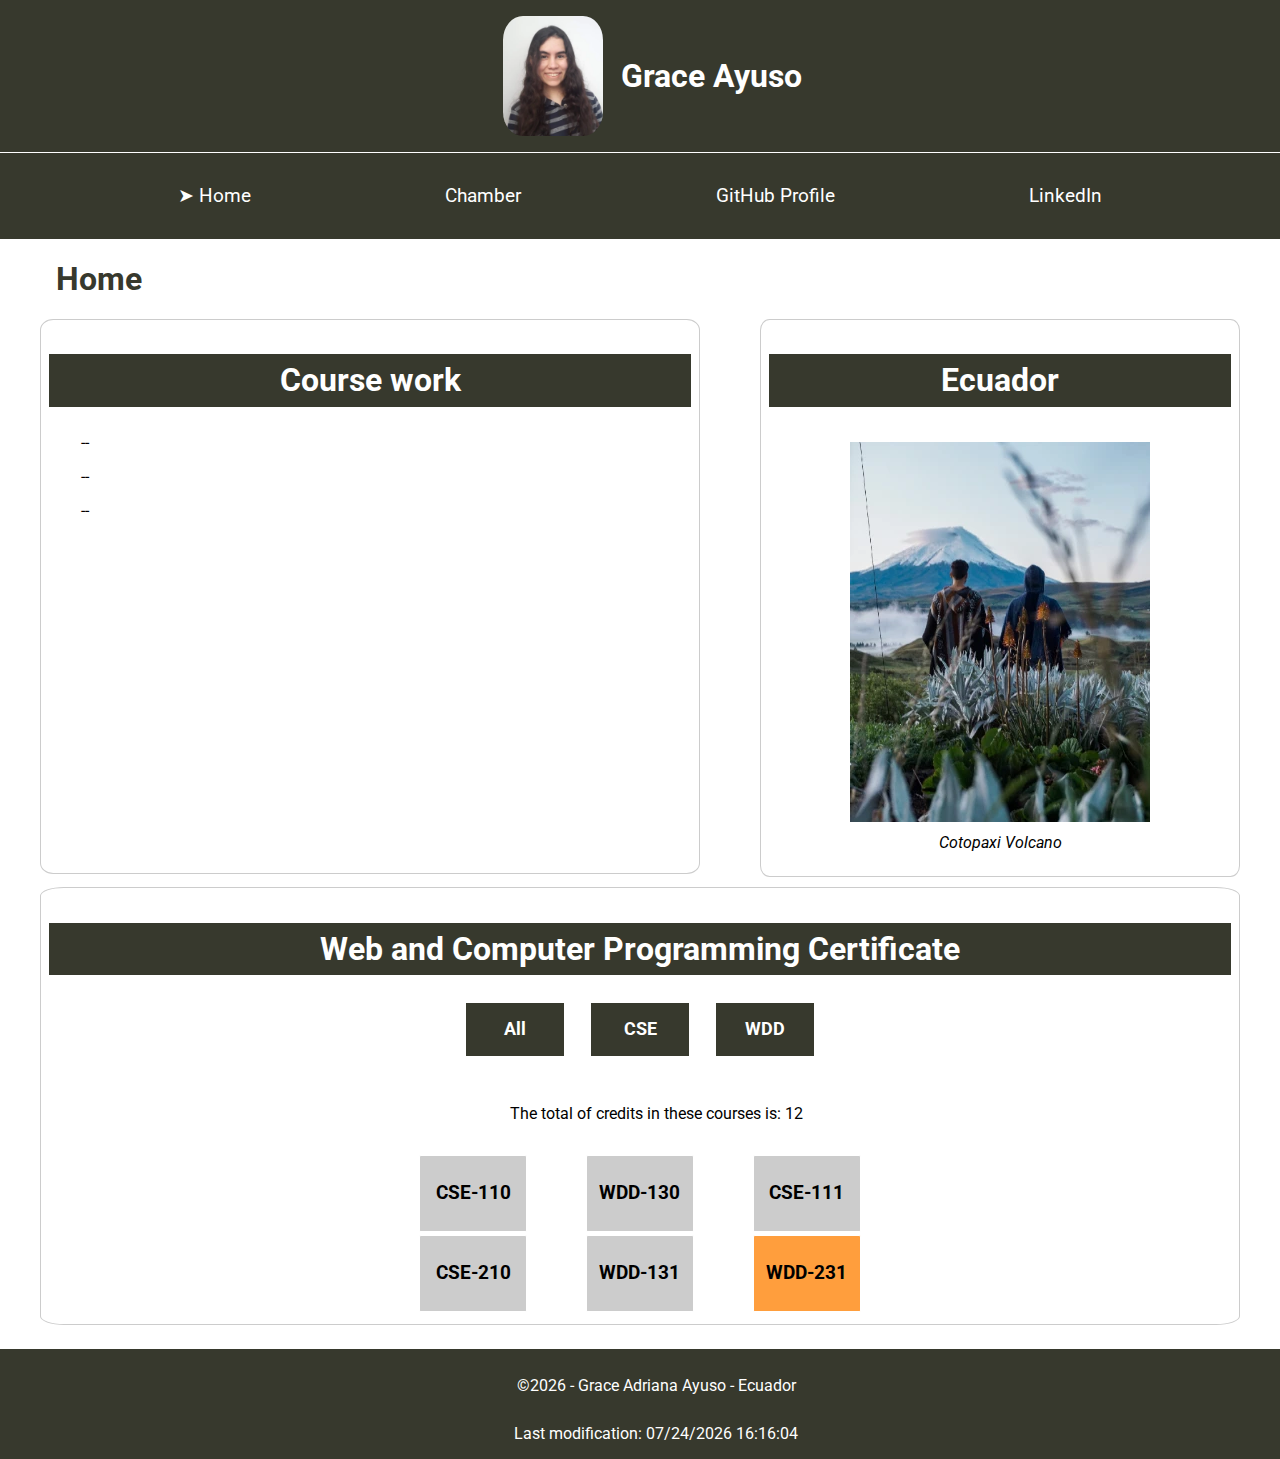
<file: index.html>
<!DOCTYPE html>
<html lang="en">
    <head>
        <meta charset="UTF-8">
        <meta name="viewport" content="width=device-width, initial-scale=1.0">
        <title>WDD231 - Grace Ayuso</title>
        <meta name="description" content="Grace Adriana Ayuso Ferrín. Index page for the WDD 231 class of BYUI">
        <meta name="author" content="Grace Ayuso">
        <link rel="stylesheet" href="styles/normalize.css">
        <link rel="stylesheet" href="styles/small.css">
        <link rel="stylesheet" href="styles/large.css">   
        <link rel="preconnect" href="https://fonts.googleapis.com">
        <link rel="preconnect" href="https://fonts.gstatic.com" crossorigin>
        <link href="https://fonts.googleapis.com/css2?family=Roboto:ital,wght@0,400;1,400&display=swap" rel="stylesheet">
        <link rel="icon" href="favicon.ico">
        <script src="scripts/navigation.js" defer></script>
        <script src="scripts/course.js" defer></script>
        <script src="scripts/date.js" defer></script>
        <script src="scripts/scroll.js" defer></script>
        <meta property="og:title" content="WDD 231 - Grace Ayuso">
        <meta property="og:type" content="website">
        <meta property="og:image" content="https://media.children.org/cdn-8db70e8e5039d00/globalassets/03_stories/2023/06_june/ecuador-has-everything-fb.jpg">
        <meta property="og:url" content="https://ayusograce.github.io/wdd231/index">
    </head>
    <body>
        <header>
                <span class="header">
                    <img src="images/profile.webp" alt="Profile picture of Grace Ayuso" width="250">
                    Grace Ayuso
                </span>
            <button id="menu" aria-label="Menu button"></button>
        </header>
        <nav>
            <ul>
                <li><a href="#" id="home" class="active" title="Home">Home</a></li>
                <li><a href="#" id="chamber" title="Chamber">Chamber</a></li>
                <li><a href="#" id="github" title="GitHub">GitHub Profile</a></li>
                <li><a href="https://www.linkedin.com/in/grace-ayuso-15b1762bb/" id="linkedin" title="Linkedin">LinkedIn</a></li>
            </ul>
        </nav>
        <main>
            <h1>Home</h1>
            <div class="first hidden">
                <section class="course-work">
                    <h2>Course work</h2>
                    <p>--</p>
                    <p>--</p>
                    <p>--</p>
                </section>
                <section class="ecuador">
                    <h2>Ecuador</h2>
                    <figure>
                        <img src="images/ecuador.webp" alt="Volcano in Ecuador" width="300">
                        <figcaption>Cotopaxi Volcano</figcaption>
                    </figure>
                </section>
            </div>
            <div class="second hidden">
                <section class="certificate">
                    <h2>Web and Computer Programming Certificate</h2>
                    <div class="cursos">
                        <ul>
                            <li><button id="all" title="All">All</button></li>
                            <li><button id="cse" title="CSE">CSE</button></li>
                            <li><button id="wdd" title="WDD">WDD</button></li>
                        </ul>
                    </div>
                    <p id="credits"></p>
                    <div class="container"></div>
                </section>
            </div>
            <dialog id="course-details"></dialog>
        </main>
        <footer>
            <p>
                <span id="currentyear"> - Grace Adriana Ayuso - Ecuador</span>
            </p>
            <p id="lastModified"></p>
        </footer>
    </body>
</html>
</file>
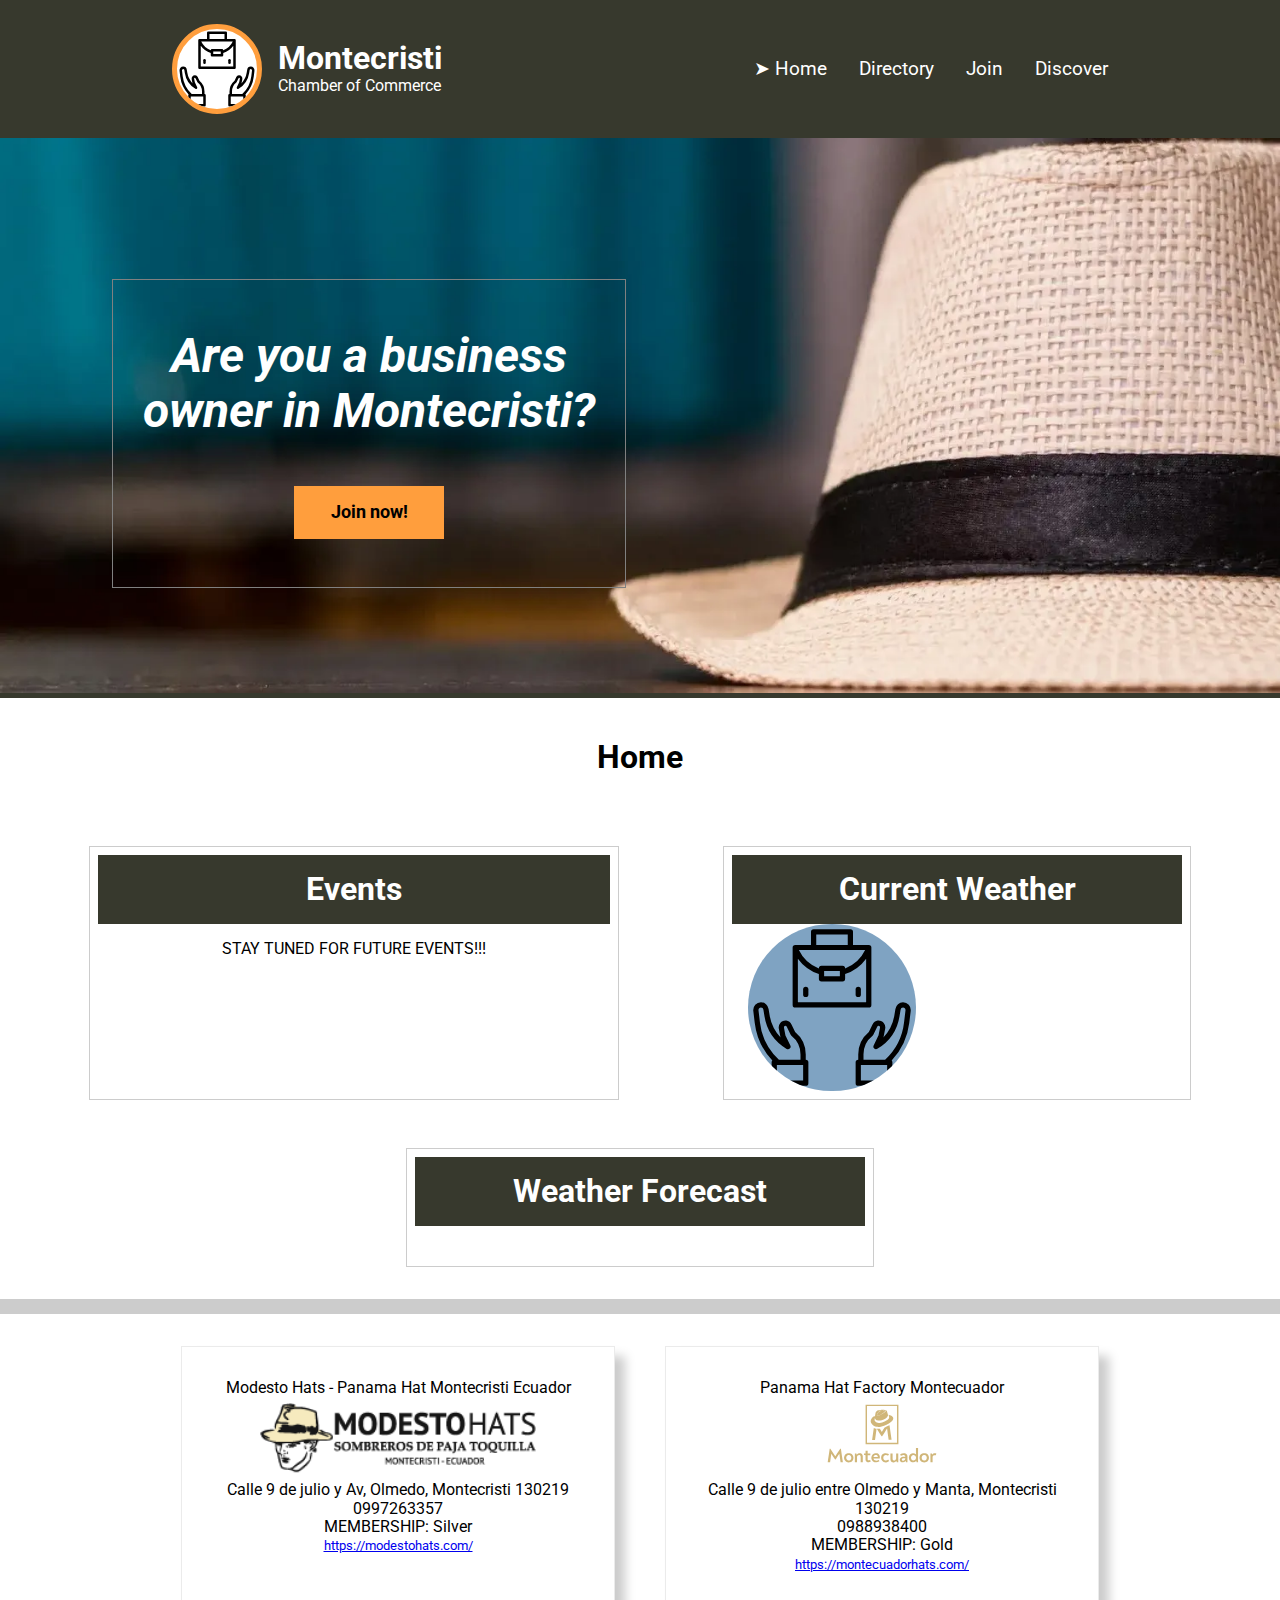
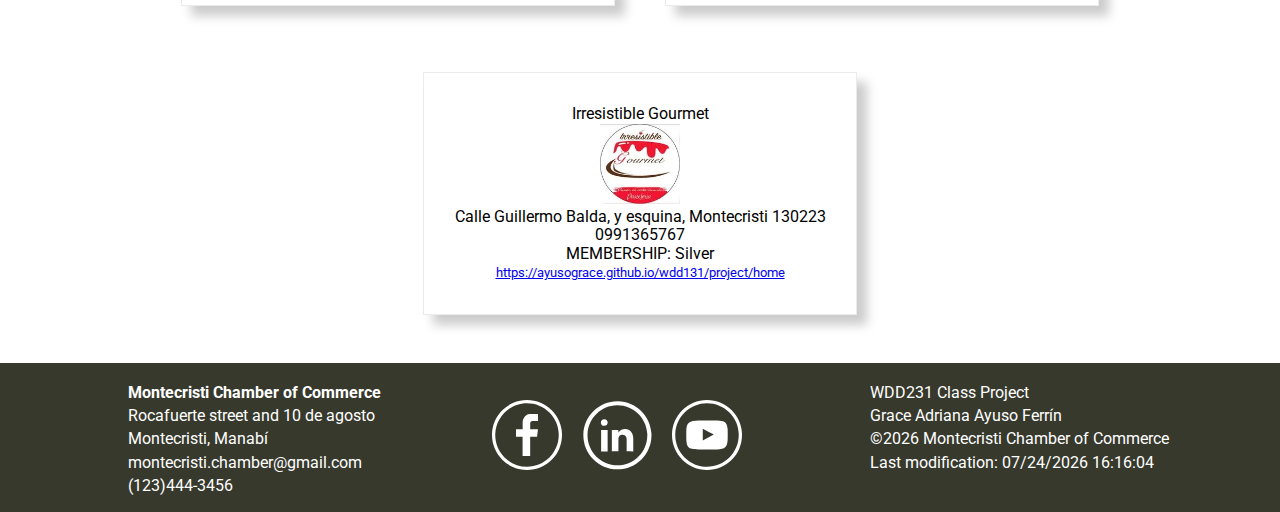
<file: chamber/index.html>
<!DOCTYPE html>
<html lang="en">
<head>
    <meta charset="UTF-8">
    <meta name="viewport" content="width=device-width, initial-scale=1.0">
    <title>Home - Montecristi Chamber of Commerce</title>
    <meta name="description" content="The home page for the Montecristi Chamber of Commerce, a non profit organization that unites small businesses in the city of Montecristi">
    <meta name="author" content="Grace Ayuso">
    <link rel="stylesheet" href="styles/normalize.css">
    <link rel="stylesheet" href="styles/small.css">
    <link rel="stylesheet" href="styles/medium.css">
    <link rel="stylesheet" href="styles/large.css">   
    <link rel="preconnect" href="https://fonts.googleapis.com">
    <link rel="preconnect" href="https://fonts.gstatic.com" crossorigin>
    <link href="https://fonts.googleapis.com/css2?family=Roboto:ital,wght@0,400;1,400&display=swap" rel="stylesheet">
    <link rel="icon" href="images/favicon.ico">
    <script src="scripts/navigation.js" defer></script>
    <script src="scripts/date.js" defer></script>
    <script src="scripts/weather.js" defer></script>
    <script src="scripts/forecast.js" defer></script>
    <script src="scripts/spotlight.js" defer></script>
    <meta property="og:title" content="Home - Montecristi Chamber of Commerce">
    <meta property="og:type" content="website">
    <meta property="og:image" content="https://media.children.org/cdn-8db70e8e5039d00/globalassets/03_stories/2023/06_june/ecuador-has-everything-fb.jpg">
    <meta property="og:url" content="https://ayusograce.github.io/wdd231/chamber/index">
</head>
<body>
    <header>
        <div class="title">
            <img loading="lazy" src="images/chamber-icon.svg" alt="Montecristi chamber of commerce logo" width="80" height="80">
            <div class="text-title">
                <p id="big-title">Montecristi</p>
                <p>Chamber of Commerce</p>
            </div>
            <button id="menu" aria-label="Menu button"></button>
        </div>
        <nav class="nav" id="nav">
            <ul>
                <li><a href="#" id="home" class="active" title="Home">Home</a></li>
                <li><a href="https://ayusograce.github.io/wdd231/chamber/directory.html" id="directory" title="Directory">Directory</a></li>
                <li><a href="https://ayusograce.github.io/wdd231/chamber/join.html" id="join" title="Join">Join</a></li>
                <li><a href="https://ayusograce.github.io/wdd231/chamber/discover.html" id="discover" title="Discover">Discover</a></li>
            </ul>
        </nav>
    </header>
    <main class="all">
        <div class="position">
            <div class="hero">
                <picture>
                    <source srcset="images/hero-large.webp" media="(min-width: 1700px)">
                    <source srcset="images/hero-large.webp" media="(min-width: 1000px)">
                    <source srcset="images/hero-medium.webp" media="(min-width: 500px)">
                    <img loading="lazy" src="images/hero-vertical.webp" alt="Cake image" width="500" height="750">
                </picture>
            </div>
            <div class="phrase">
                <p>Are you a business owner in Montecristi?</p>
                <button onclick="window.location.href='https://ayusograce.github.io/wdd231/chamber/discover.html'">Join now!</button>
            </div>
        </div>
        <h1>Home</h1>
        <div class="home-content">
            <section id="events">
                <h2>Events</h2>
                <p>STAY TUNED FOR FUTURE EVENTS!!!</p>
            </section>
            <section>
                <h2>Current Weather</h2>
                <div id="css-weather">
                    <img id="weather-icon" src="images/chamber-icon.svg" alt="weather icon">
                    <div id="current-weather"></div>
                </div>
            </section>
            <section>
                <h2>Weather Forecast</h2>
                <div id="weather-forecast"></div>
            </section>
        </div>
        <div id="spotlight" class="grid no-color">
        </div>
        
    </main>
    <!-- AFTER THIS POINT MAINTAIN THE SAME -->
    <footer>
        <div class="info-chamber">
            <p id="bold">Montecristi Chamber of Commerce</p>
            <p>Rocafuerte street and 10 de agosto</p>
            <p>Montecristi, Manabí</p>
            <p>montecristi.chamber@gmail.com</p>
            <p>(123)444-3456</p>
        </div>
        <nav class="icon">
            <a href="https://www.facebook.com/">
                <img loading="lazy" src="images/fb.svg" alt="Facebook" width="70" height="70">
            </a>
            <a href="https://www.linkedin.com/home?originalSubdomain=ec">
                <img loading="lazy" src="images/linkedin.svg" alt="LinkedIn" width="70" height="70">
            </a>
            <a href="https://www.youtube.com/">
                <img loading="lazy" src="images/youtube.svg" alt="YouTube" width="70" height="70">
            </a>
        </nav>
        <div class="footer-info">
            <p>WDD231 Class Project</p>
            <p>Grace Adriana Ayuso Ferrín</p>
            <p>
                <span id="currentyear"> Montecristi Chamber of Commerce</span>
            </p>
            <p id="lastModified"></p>
        </div>
    </footer>
</body>
</html>
</file>
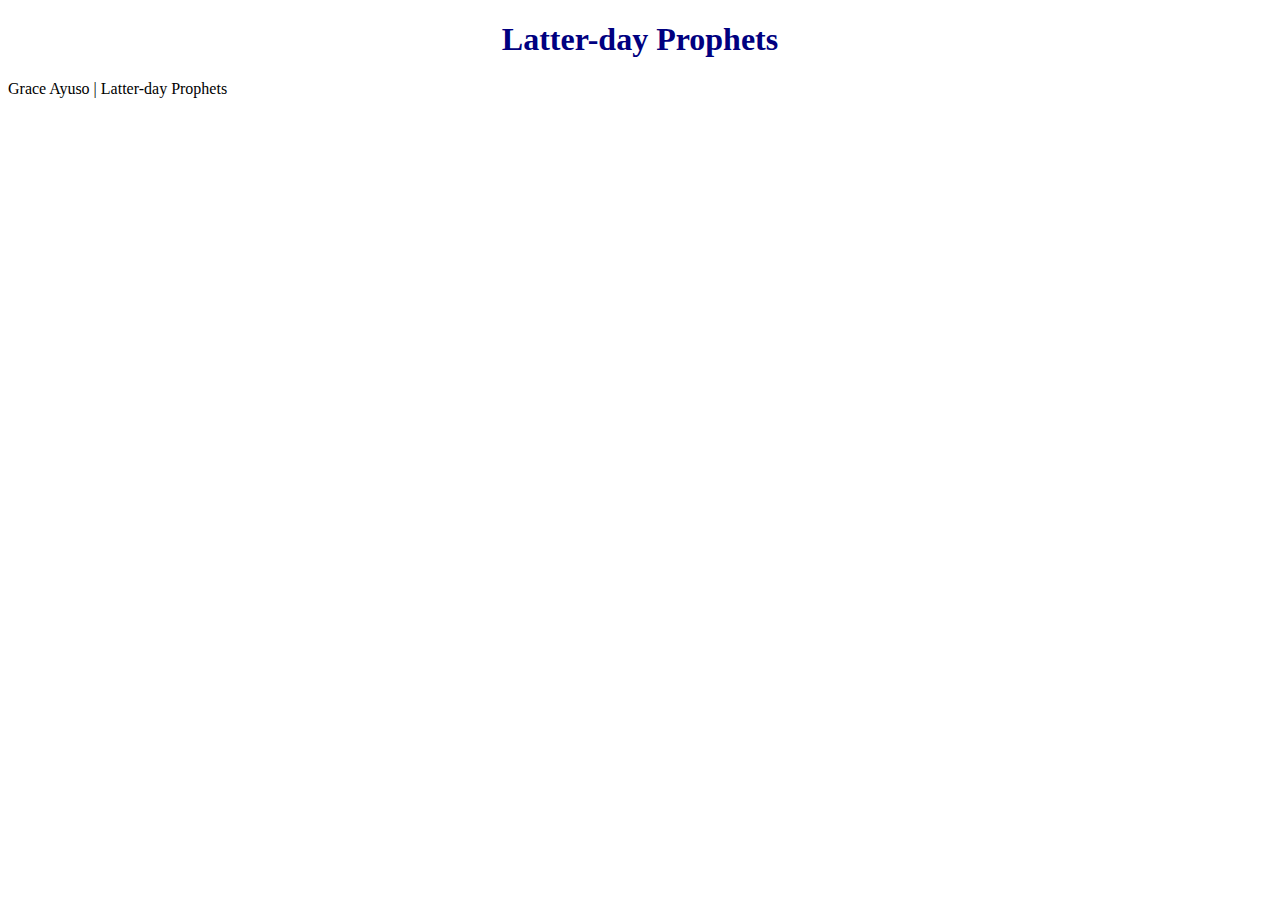
<file: prophets.html>
<!DOCTYPE html>
<html lang="en">
<head>
    <meta charset="UTF-8">
    <meta name="viewport" content="width=device-width, initial-scale=1.0">
    <title>Prophets</title>
    <link rel="stylesheet" href="styles/prophets.css">
    <script src="scripts/prophets.js" defer></script>
</head>
<body>
    <header>
        <h1>Latter-day Prophets</h1>
      </header>
      <main>
        <div id="cards"></div>
      </main>
      <footer>
        Grace Ayuso | Latter-day Prophets
      </footer>
</body>
</html>
</file>
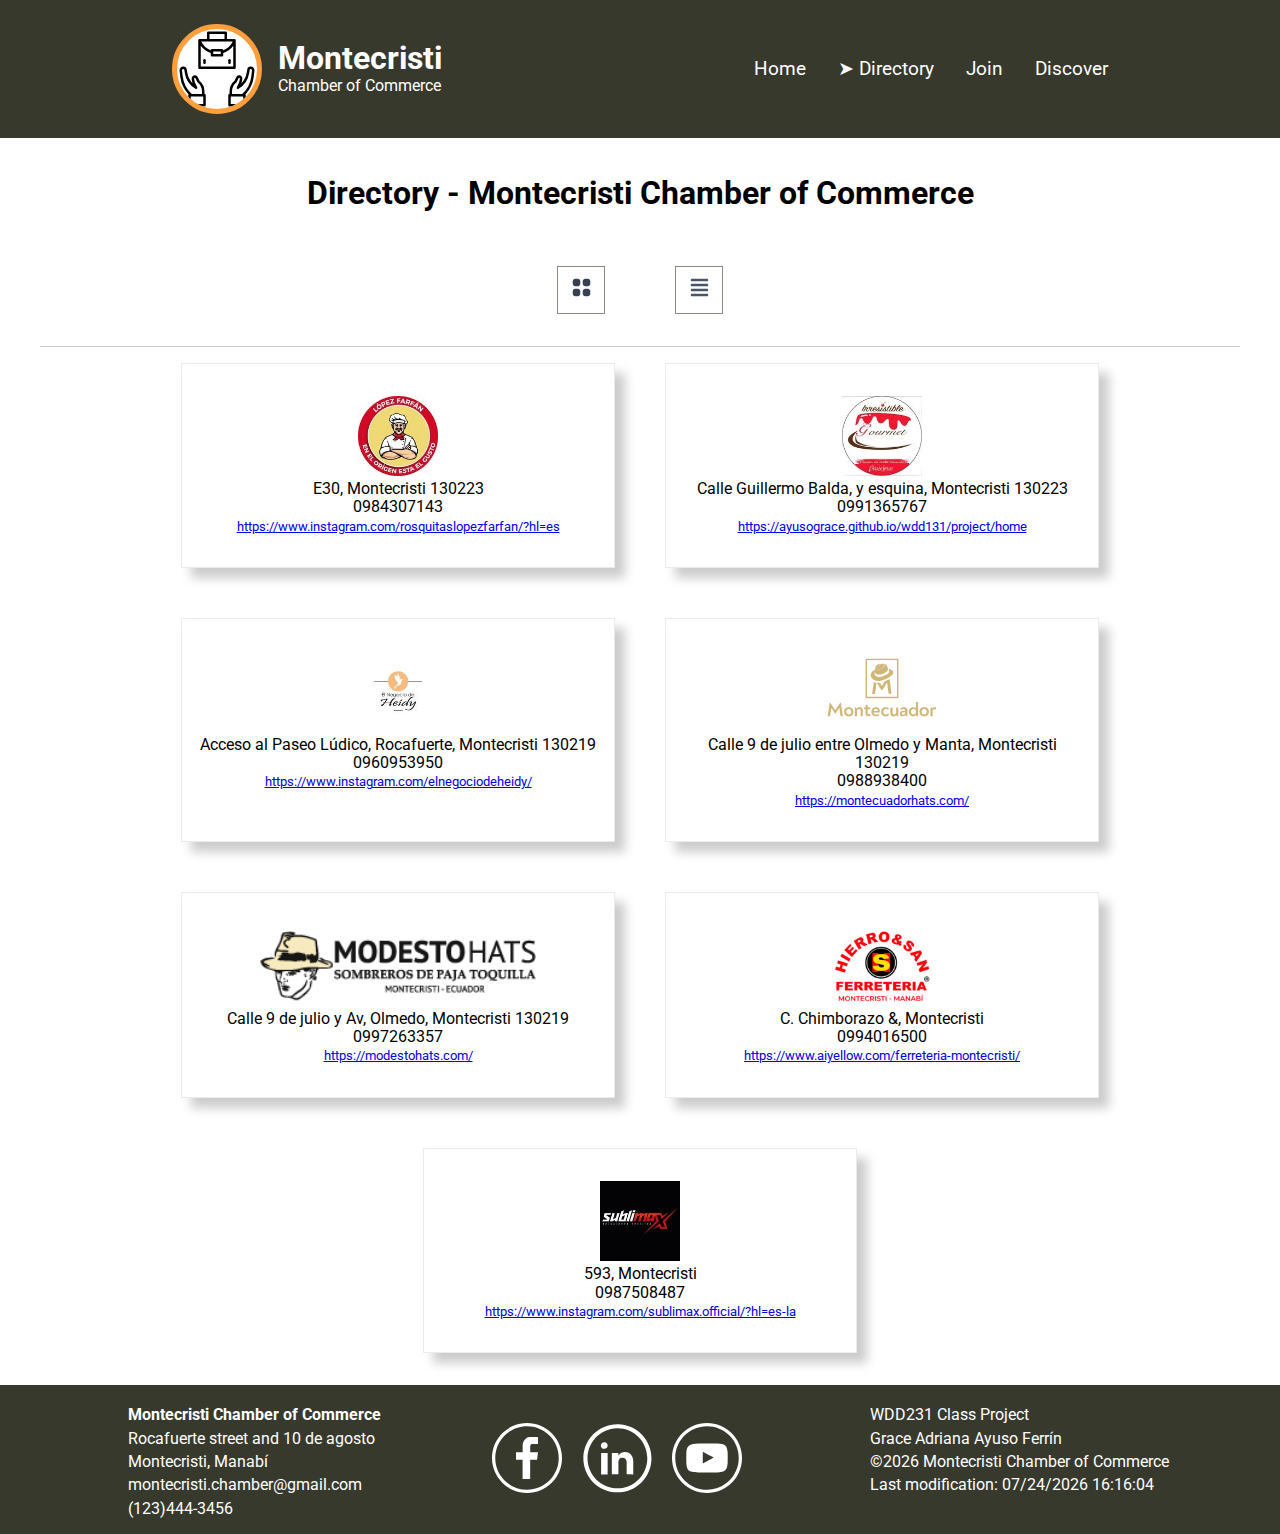
<file: chamber/directory.html>
<!DOCTYPE html>
<html lang="en">
<head>
    <meta charset="UTF-8">
    <meta name="viewport" content="width=device-width, initial-scale=1.0">
    <title>Directory - Montecristi Chamber of Commerce</title>
    <meta name="description" content="The directory page for the Montecristi Chamber of Commerce, a non profit organization that unites small businesses in the city of Montecristi">
    <meta name="author" content="Grace Ayuso">
    <link rel="stylesheet" href="styles/normalize.css">
    <link rel="stylesheet" href="styles/small.css">
    <link rel="stylesheet" href="styles/medium.css">
    <link rel="stylesheet" href="styles/large.css">   
    <link rel="preconnect" href="https://fonts.googleapis.com">
    <link rel="preconnect" href="https://fonts.gstatic.com" crossorigin>
    <link href="https://fonts.googleapis.com/css2?family=Roboto:ital,wght@0,400;1,400&display=swap" rel="stylesheet">
    <link rel="icon" href="images/favicon.ico">
    <script src="scripts/navigation.js" defer></script>
    <script src="scripts/date.js" defer></script>
    <script src="scripts/members.js" defer></script>
    <meta property="og:title" content="Directory - Montecristi Chamber of Commerce">
    <meta property="og:type" content="website">
    <meta property="og:image" content="https://media.children.org/cdn-8db70e8e5039d00/globalassets/03_stories/2023/06_june/ecuador-has-everything-fb.jpg">
    <meta property="og:url" content="https://ayusograce.github.io/wdd231/chamber/directory">
</head>
<body>
    <header>
        <div class="title">
            <img loading="lazy" src="images/chamber-icon.svg" alt="Montecristi chamber of commerce logo" width="80" height="80">
            <div class="text-title">
                <p id="big-title">Montecristi</p>
                <p>Chamber of Commerce</p>
            </div>
            <button id="menu" aria-label="Menu button"></button>
        </div>
        <nav class="nav" id="nav">
            <ul>
                <li><a href="https://ayusograce.github.io/wdd231/chamber/index" id="home" title="Home">Home</a></li>
                <li><a href="#" id="directory" class="active" title="Directory">Directory</a></li>
                <li><a href="https://ayusograce.github.io/wdd231/chamber/join.html" id="join" title="Join">Join</a></li>
                <li><a href="https://ayusograce.github.io/wdd231/chamber/discover.html" id="discover" title="Discover">Discover</a></li>
            </ul>
        </nav>
    </header>
    <main>
        <h1>Directory - Montecristi Chamber of Commerce</h1>
        <div class="format">
            <ul>
                <li><button id="grid" title="Grid"><img src="images/grid.svg" alt="Grid logo" width="25" height="25"></button></li>
                <li><button id="list" title="List"><img src="images/list.svg" alt="List logo" width="25" height="25"></button></li>
            </ul>
        </div>
        <div id="cards">
        </div>
    </main>
    <footer>
        <div class="info-chamber">
            <p id="bold">Montecristi Chamber of Commerce</p>
            <p>Rocafuerte street and 10 de agosto</p>
            <p>Montecristi, Manabí</p>
            <p>montecristi.chamber@gmail.com</p>
            <p>(123)444-3456</p>
        </div>
        <nav class="icon">
            <a href="https://www.facebook.com/">
                <img loading="lazy" src="images/fb.svg" alt="Facebook" width="70" height="70">
            </a>
            <a href="https://www.linkedin.com/home?originalSubdomain=ec">
                <img loading="lazy" src="images/linkedin.svg" alt="LinkedIn" width="70" height="70">
            </a>
            <a href="https://www.youtube.com/">
                <img loading="lazy" src="images/youtube.svg" alt="YouTube" width="70" height="70">
            </a>
        </nav>
        <div class="footer-info">
            <p>WDD231 Class Project</p>
            <p>Grace Adriana Ayuso Ferrín</p>
            <p>
                <span id="currentyear"> Montecristi Chamber of Commerce</span>
            </p>
            <p id="lastModified"></p>
        </div>
    </footer>
</body>
</html>
</file>
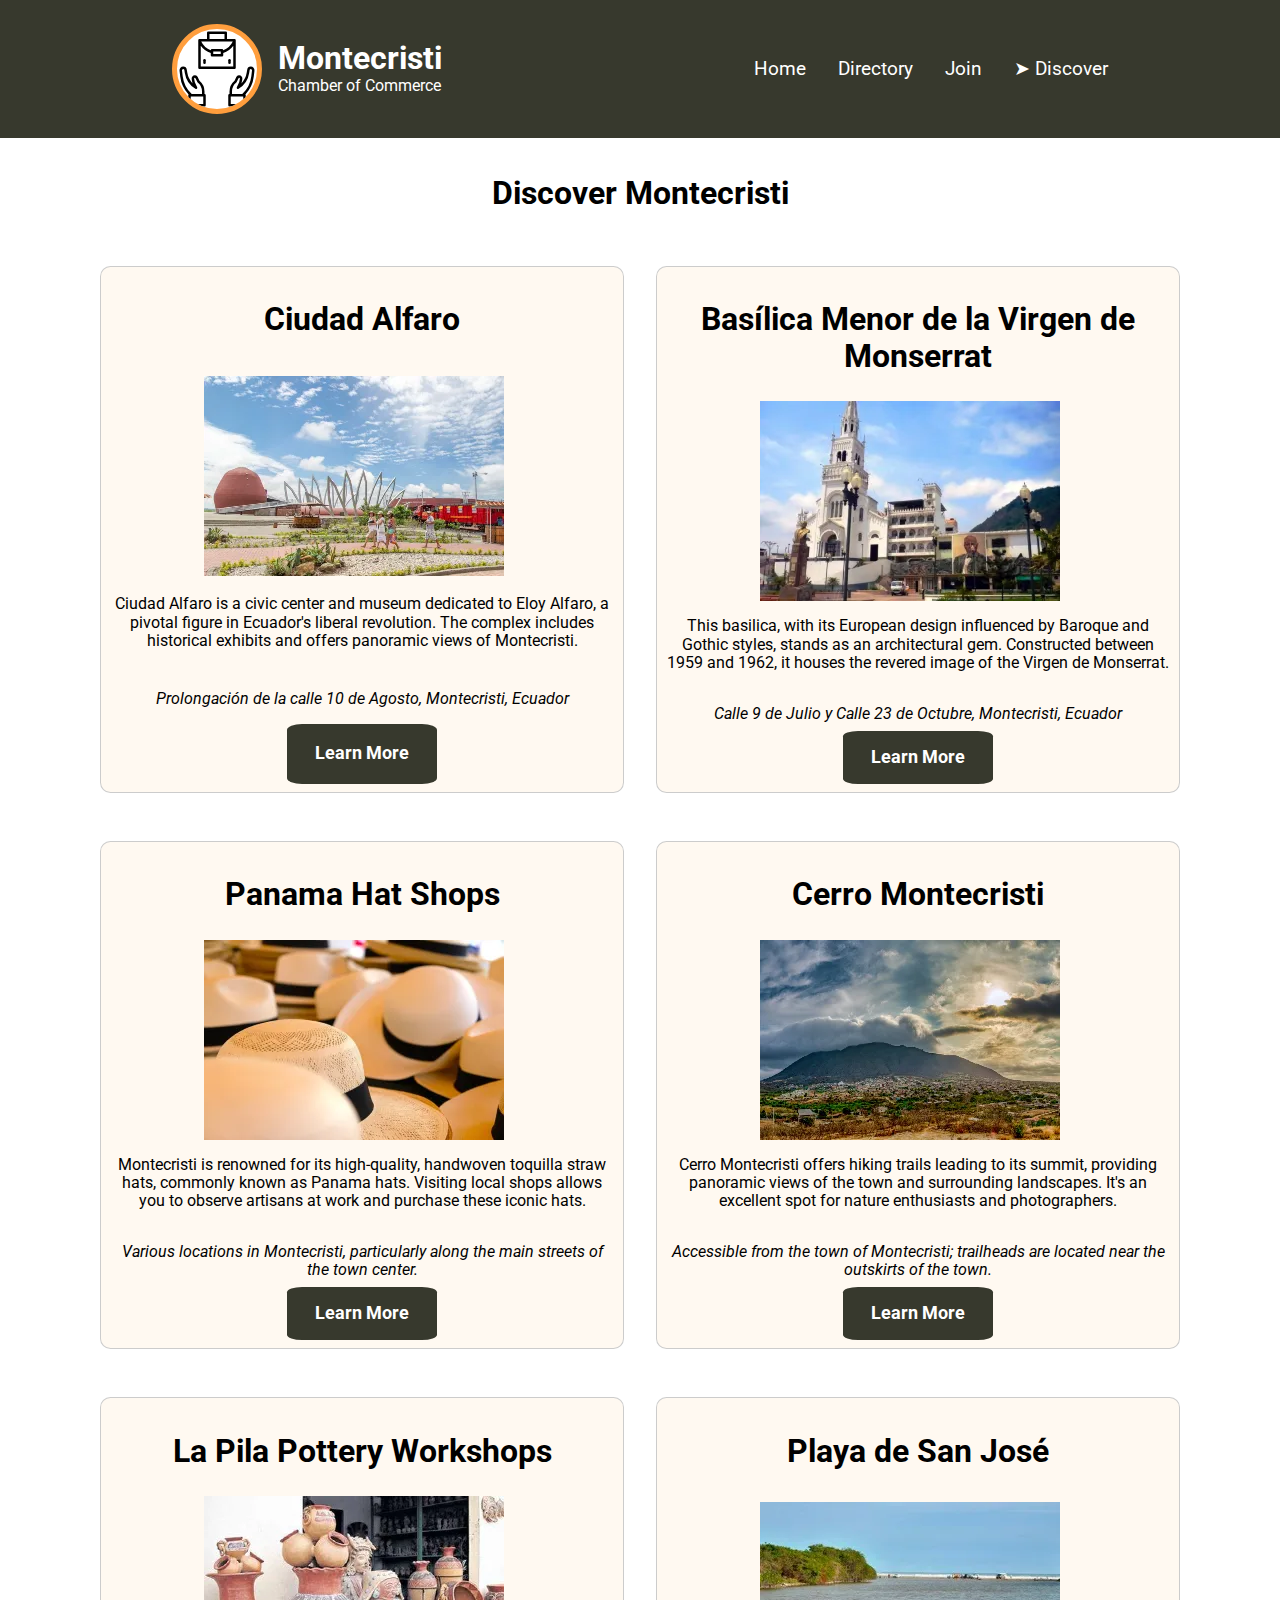
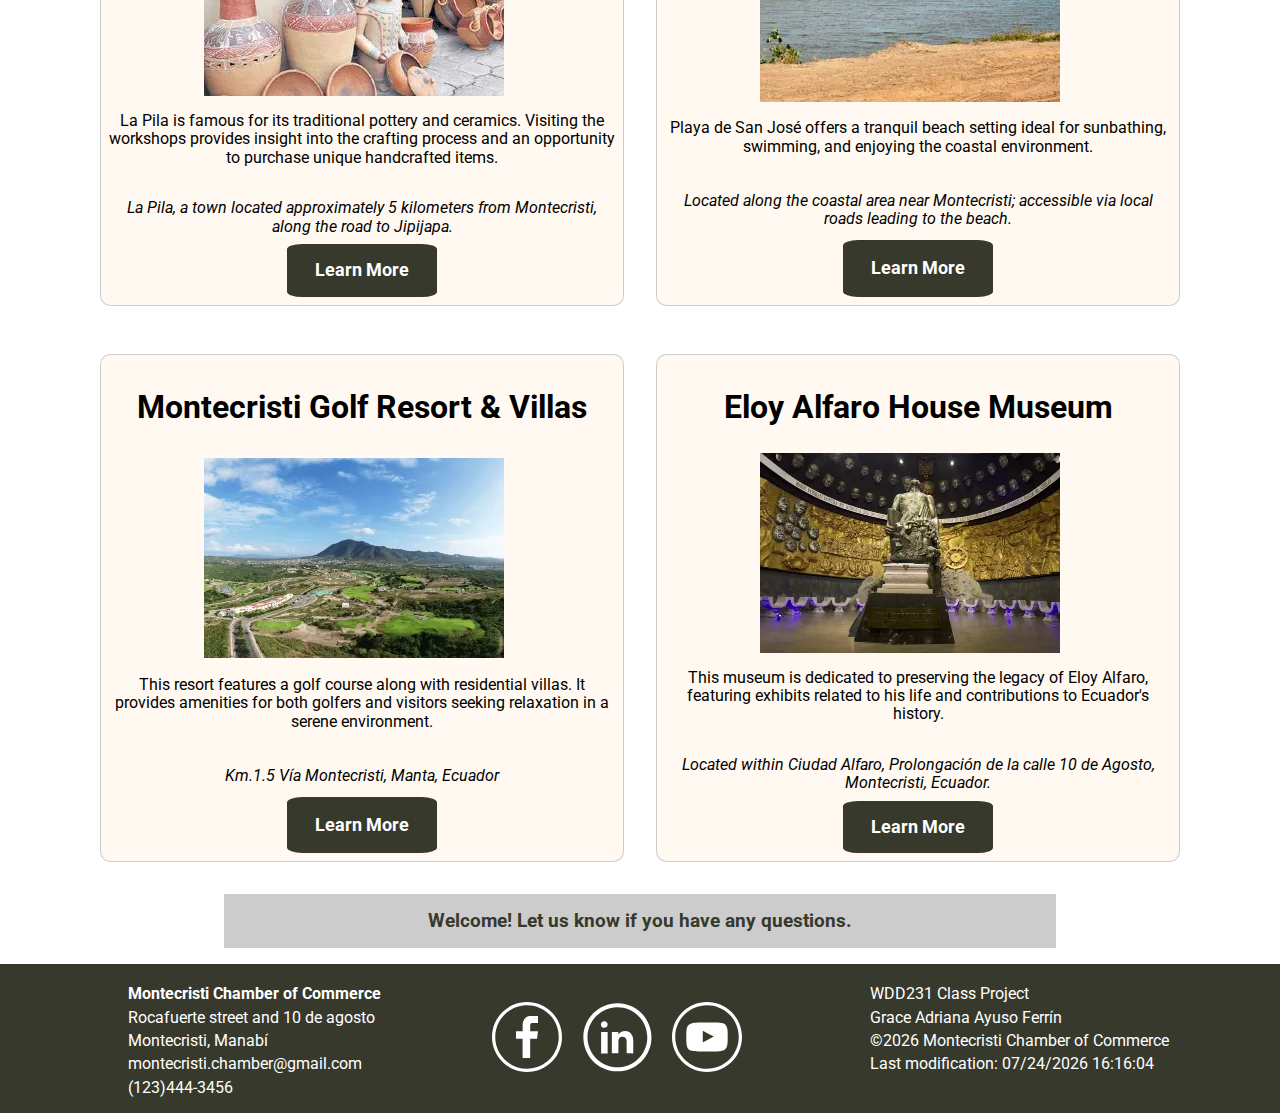
<file: chamber/discover.html>
<!DOCTYPE html>
<html lang="en">
<head>
    <meta charset="UTF-8">
    <meta name="viewport" content="width=device-width, initial-scale=1.0">
    <title>Discover - Montecristi Chamber of Commerce</title>
    <meta name="description" content="The discover page for the Montecristi Chamber of Commerce, a non profit organization that unites small businesses in the city of Montecristi">
    <meta name="author" content="Grace Ayuso">
    <link rel="stylesheet" href="styles/normalize.css">
    <link rel="stylesheet" href="styles/small.css">
    <link rel="stylesheet" href="styles/medium.css">
    <link rel="stylesheet" href="styles/large.css">   
    <link rel="preconnect" href="https://fonts.googleapis.com">
    <link rel="preconnect" href="https://fonts.gstatic.com" crossorigin>
    <link href="https://fonts.googleapis.com/css2?family=Roboto:ital,wght@0,400;1,400&display=swap" rel="stylesheet">
    <link rel="icon" href="images/favicon.ico">
    <script src="scripts/navigation.js" defer></script>
    <script src="scripts/places.js" defer></script>
    <script src="scripts/visits.js" defer></script>
    <script src="scripts/date.js" defer></script>
    <meta property="og:title" content="Discover - Montecristi Chamber of Commerce">
    <meta property="og:type" content="website">
    <meta property="og:image" content="https://media.children.org/cdn-8db70e8e5039d00/globalassets/03_stories/2023/06_june/ecuador-has-everything-fb.jpg">
    <meta property="og:url" content="https://ayusograce.github.io/wdd231/chamber/discover">
</head>
<body>
    <header>
        <div class="title">
            <img loading="lazy" src="images/chamber-icon.svg" alt="Montecristi chamber of commerce logo" width="80" height="80">
            <div class="text-title">
                <p id="big-title">Montecristi</p>
                <p>Chamber of Commerce</p>
            </div>
            <button id="menu" aria-label="Menu button"></button>
        </div>
        <nav class="nav" id="nav">
            <ul>
                <li><a href="https://ayusograce.github.io/wdd231/chamber/index.html" id="home" title="Home">Home</a></li>
                <li><a href="https://ayusograce.github.io/wdd231/chamber/directory.html" id="directory" title="Directory">Directory</a></li>
                <li><a href="https://ayusograce.github.io/wdd231/chamber/join.html" id="join" title="Join">Join</a></li>
                <li><a href="#" id="discover" class="active" title="Discover">Discover</a></li>
            </ul>
        </nav>
    </header>
    <main>
        <h1>Discover Montecristi</h1>
        <div class="places-photos"></div>
        <div id="visit-section"></div>
    </main>
    <!-- AFTER THIS POINT MAINTAIN THE SAME -->
    <footer>
        <div class="info-chamber">
            <p id="bold">Montecristi Chamber of Commerce</p>
            <p>Rocafuerte street and 10 de agosto</p>
            <p>Montecristi, Manabí</p>
            <p>montecristi.chamber@gmail.com</p>
            <p>(123)444-3456</p>
        </div>
        <nav class="icon">
            <a href="https://www.facebook.com/">
                <img loading="lazy" src="images/fb.svg" alt="Facebook" width="70" height="70">
            </a>
            <a href="https://www.linkedin.com/home?originalSubdomain=ec">
                <img loading="lazy" src="images/linkedin.svg" alt="LinkedIn" width="70" height="70">
            </a>
            <a href="https://www.youtube.com/">
                <img loading="lazy" src="images/youtube.svg" alt="YouTube" width="70" height="70">
            </a>
        </nav>
        <div class="footer-info">
            <p>WDD231 Class Project</p>
            <p>Grace Adriana Ayuso Ferrín</p>
            <p>
                <span id="currentyear"> Montecristi Chamber of Commerce</span>
            </p>
            <p id="lastModified"></p>
        </div>
    </footer>
</body>
</html>
</file>
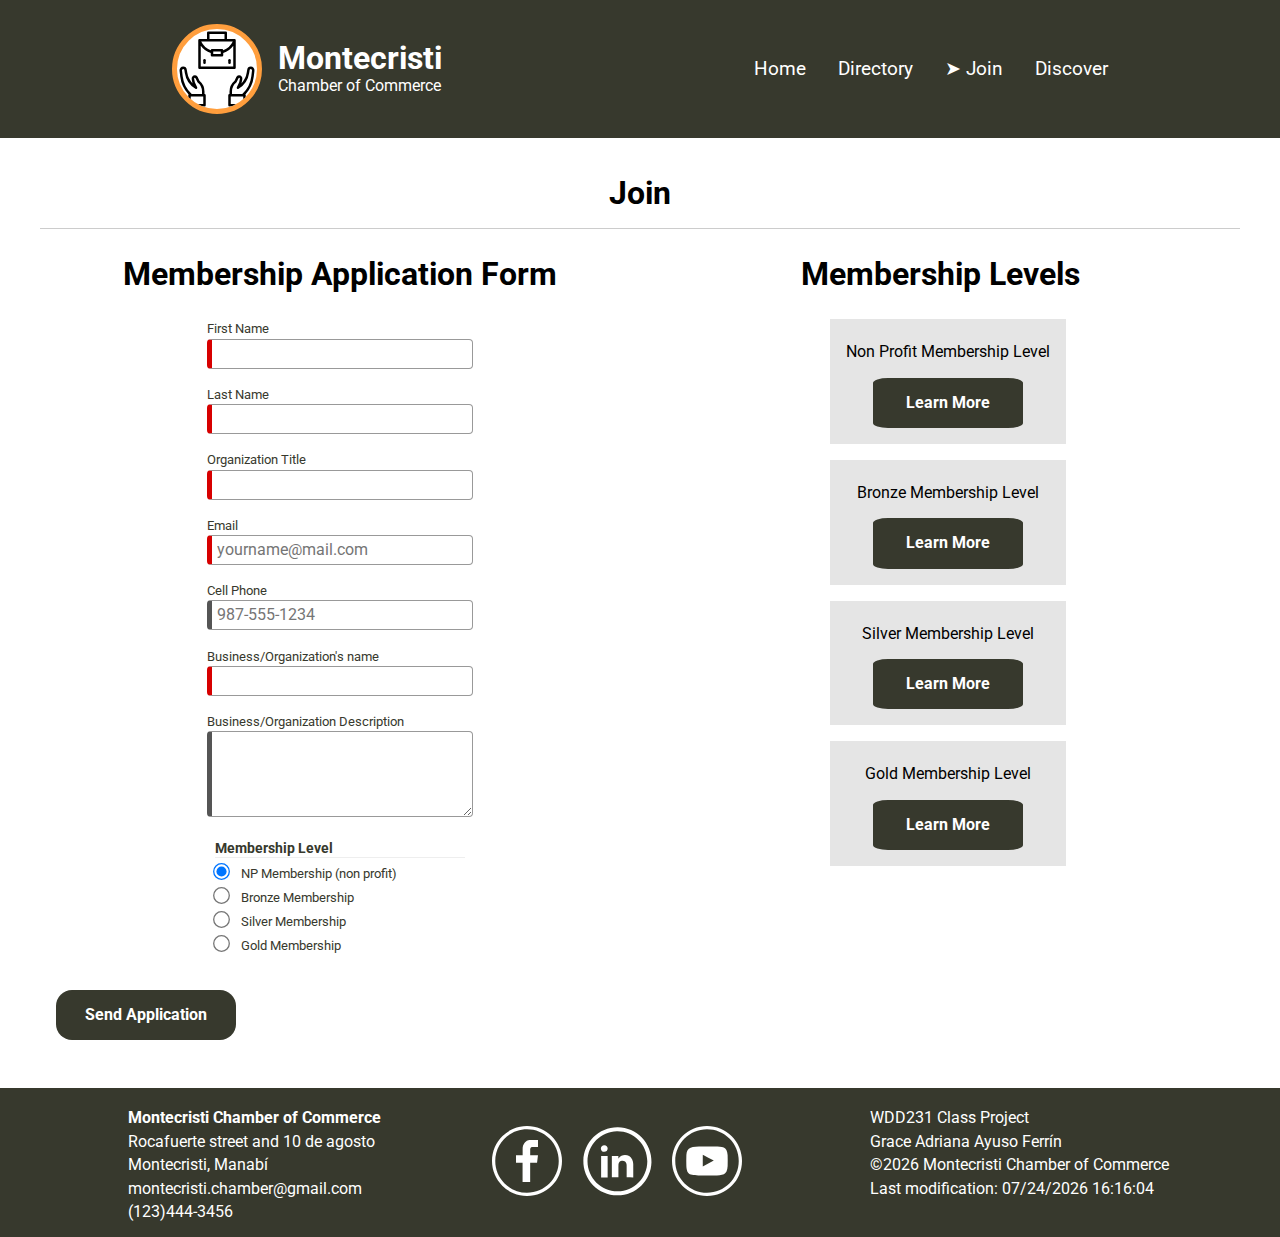
<file: chamber/join.html>
<!DOCTYPE html>
<html lang="en">
<head>
    <meta charset="UTF-8">
    <meta name="viewport" content="width=device-width, initial-scale=1.0">
    <title>Join - Montecristi Chamber of Commerce</title>
    <meta name="description" content="The page for joining the Montecristi Chamber of Commerce, a non profit organization that unites small businesses in the city of Montecristi">
    <meta name="author" content="Grace Ayuso">
    <link rel="stylesheet" href="styles/normalize.css">
    <link rel="stylesheet" href="styles/small.css">
    <link rel="stylesheet" href="styles/medium.css">
    <link rel="stylesheet" href="styles/large.css">   
    <link rel="preconnect" href="https://fonts.googleapis.com">
    <link rel="preconnect" href="https://fonts.gstatic.com" crossorigin>
    <link href="https://fonts.googleapis.com/css2?family=Roboto:ital,wght@0,400;1,400&display=swap" rel="stylesheet">
    <link rel="icon" href="images/favicon.ico">
    <script src="scripts/navigation.js" defer></script>
    <script src="scripts/timestamp.js" defer></script>
    <script src="scripts/membership.js" defer></script>
    <script src="scripts/date.js" defer></script>
    <script src="scripts/scroll.js" defer></script>
    <meta property="og:title" content="Join page - Montecristi Chamber of Commerce">
    <meta property="og:type" content="website">
    <meta property="og:image" content="https://media.children.org/cdn-8db70e8e5039d00/globalassets/03_stories/2023/06_june/ecuador-has-everything-fb.jpg">
    <meta property="og:url" content="https://ayusograce.github.io/wdd231/chamber/join">
</head>
<body>
    <header>
        <div class="title">
            <img loading="lazy" src="images/chamber-icon.svg" alt="Montecristi chamber of commerce logo" width="80" height="80">
            <div class="text-title">
                <p id="big-title">Montecristi</p>
                <p>Chamber of Commerce</p>
            </div>
            <button id="menu" aria-label="Menu button"></button>
        </div>
        <nav class="nav" id="nav">
            <ul>
                <li><a href="https://ayusograce.github.io/wdd231/chamber/index.html" id="home" title="Home">Home</a></li>
                <li><a href="https://ayusograce.github.io/wdd231/chamber/directory.html" id="directory" title="Directory">Directory</a></li>
                <li><a href="#" id="join" class="active" title="Join">Join</a></li>
                <li><a href="https://ayusograce.github.io/wdd231/chamber/discover.html" id="discover" title="Discover">Discover</a></li>
            </ul>
        </nav>
    </header>
    <main class="join-grid">
        <h1>Join</h1>

        <form method="GET" action="thankyou.html" class="designOne">
            <h2>Membership Application Form</h2>
            <label>First Name <input type="text" name="first" required autocomplete="given-name" title="Your First Name"></label>
            <label>Last Name <input type="text" name="last" required autocomplete="family-name" title="Your Last Name"></label>
            <label>Organization Title <input type="text" name="organization-title" required autocomplete="organization-title" pattern="[A-Za-z\- ]{7,}" title="Minimum 7 characters. Only letters, hyphens and spaces allowed."></label>
            <label>Email <input type="email" name="email" required placeholder="yourname@mail.com"  title="Your Email" autocomplete="email"></label>
            <label>Cell Phone <input type="tel" name="phone"  autocomplete="tel" title="A Phone Number with dashes" placeholder="987-555-1234" ></label>
            <label>Business/Organization's name <input type="text" name="organization" required autocomplete="organization" title="Your business/organization"></label>
            <label>Business/Organization Description <textarea name="description" id="description" title="Description of the business/organization" rows="4" cols="35"></textarea></label>
        
            <div class="radio">
                <h3>Membership Level</h3>
                <label><input type="radio" name="membership" value="NP" checked> NP Membership (non profit)</label>
                <label><input type="radio" name="membership" value="Bronze"> Bronze Membership</label>
                <label><input type="radio" name="membership" value="Silver"> Silver Membership</label>
                <label><input type="radio" name="membership" value="Gold"> Gold Membership</label>
            </div>
  
            <input type="hidden" name="timestamp" id="timestamp">

            <button type="submit">Send Application</button>
        </form>

        <div id="membership-title">
            <h2 >Membership Levels</h2>
            <div class="hidden">
                <div id="membership-levels"></div>
                <dialog id="levels-details"></dialog>
            </div>
        </div>
    </main>
    <!-- AFTER THIS POINT MAINTAIN THE SAME -->
    <footer>
        <div class="info-chamber">
            <p id="bold">Montecristi Chamber of Commerce</p>
            <p>Rocafuerte street and 10 de agosto</p>
            <p>Montecristi, Manabí</p>
            <p>montecristi.chamber@gmail.com</p>
            <p>(123)444-3456</p>
        </div>
        <nav class="icon">
            <a href="https://www.facebook.com/">
                <img loading="lazy" src="images/fb.svg" alt="Facebook" width="70" height="70">
            </a>
            <a href="https://www.linkedin.com/home?originalSubdomain=ec">
                <img loading="lazy" src="images/linkedin.svg" alt="LinkedIn" width="70" height="70">
            </a>
            <a href="https://www.youtube.com/">
                <img loading="lazy" src="images/youtube.svg" alt="YouTube" width="70" height="70">
            </a>
        </nav>
        <div class="footer-info">
            <p>WDD231 Class Project</p>
            <p>Grace Adriana Ayuso Ferrín</p>
            <p>
                <span id="currentyear"> Montecristi Chamber of Commerce</span>
            </p>
            <p id="lastModified"></p>
        </div>
    </footer>
</body>
</html>
</file>
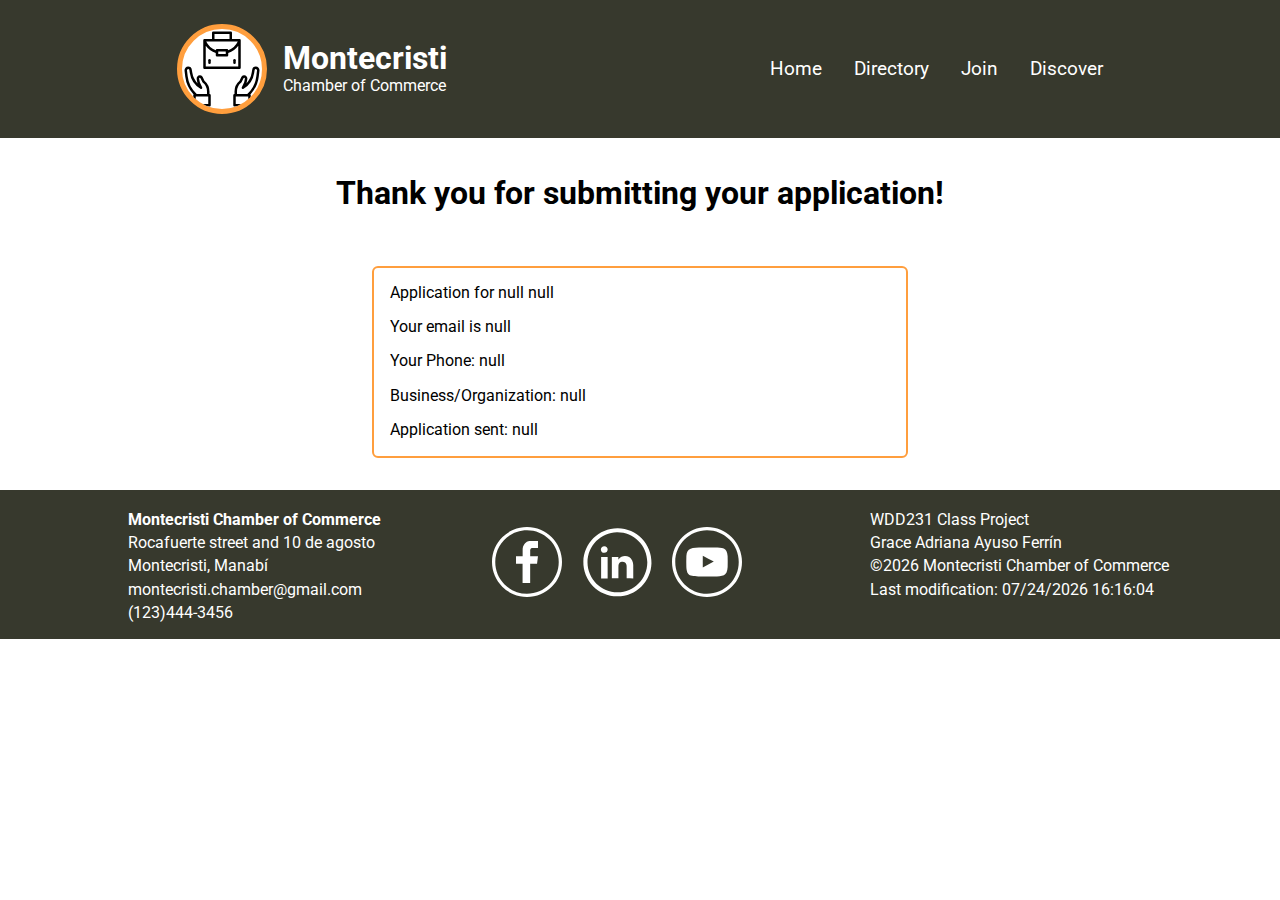
<file: chamber/thankyou.html>
<!DOCTYPE html>
<html lang="en">
<head>
    <meta charset="UTF-8">
    <meta name="viewport" content="width=device-width, initial-scale=1.0">
    <title>Thank you! - Montecristi Chamber of Commerce</title>
    <meta name="description" content="The page after filling out a form for joining the Montecristi Chamber of Commerce, a non profit organization that unites small businesses in the city of Montecristi">
    <meta name="author" content="Grace Ayuso">
    <link rel="stylesheet" href="styles/normalize.css">
    <link rel="stylesheet" href="styles/small.css">
    <link rel="stylesheet" href="styles/medium.css">
    <link rel="stylesheet" href="styles/large.css">   
    <link rel="preconnect" href="https://fonts.googleapis.com">
    <link rel="preconnect" href="https://fonts.gstatic.com" crossorigin>
    <link href="https://fonts.googleapis.com/css2?family=Roboto:ital,wght@0,400;1,400&display=swap" rel="stylesheet">
    <link rel="icon" href="images/favicon.ico">
    <script src="scripts/navigation.js" defer></script>
    <script src="scripts/thankyou.js" defer></script>
    <script src="scripts/date.js" defer></script>
    <meta property="og:title" content="Thank you page - Montecristi Chamber of Commerce">
    <meta property="og:type" content="website">
    <meta property="og:image" content="https://media.children.org/cdn-8db70e8e5039d00/globalassets/03_stories/2023/06_june/ecuador-has-everything-fb.jpg">
    <meta property="og:url" content="https://ayusograce.github.io/wdd231/chamber/join">
</head>
<body>
    <header>
        <div class="title">
            <img loading="lazy" src="images/chamber-icon.svg" alt="Montecristi chamber of commerce logo" width="80" height="80">
            <div class="text-title">
                <p id="big-title">Montecristi</p>
                <p>Chamber of Commerce</p>
            </div>
            <button id="menu" aria-label="Menu button"></button>
        </div>
        <nav class="nav" id="nav">
            <ul>
                <li><a href="https://ayusograce.github.io/wdd231/chamber/index.html" id="home" title="Home">Home</a></li>
                <li><a href="https://ayusograce.github.io/wdd231/chamber/directory.html" id="directory" title="Directory">Directory</a></li>
                <li><a href="https://ayusograce.github.io/wdd231/chamber/join.html" id="join" title="Join">Join</a></li>
                <li><a href="https://ayusograce.github.io/wdd231/chamber/discover.html" id="discover" title="Discover">Discover</a></li>
            </ul>
        </nav>
    </header>
    <main id="thankyou-page">
        <h1>Thank you for submitting your application!</h1>
        <div id="results"></div>

    </main>
    <!-- AFTER THIS POINT MAINTAIN THE SAME -->
    <footer>
        <div class="info-chamber">
            <p id="bold">Montecristi Chamber of Commerce</p>
            <p>Rocafuerte street and 10 de agosto</p>
            <p>Montecristi, Manabí</p>
            <p>montecristi.chamber@gmail.com</p>
            <p>(123)444-3456</p>
        </div>
        <nav class="icon">
            <a href="https://www.facebook.com/">
                <img loading="lazy" src="images/fb.svg" alt="Facebook" width="70" height="70">
            </a>
            <a href="https://www.linkedin.com/home?originalSubdomain=ec">
                <img loading="lazy" src="images/linkedin.svg" alt="LinkedIn" width="70" height="70">
            </a>
            <a href="https://www.youtube.com/">
                <img loading="lazy" src="images/youtube.svg" alt="YouTube" width="70" height="70">
            </a>
        </nav>
        <div class="footer-info">
            <p>WDD231 Class Project</p>
            <p>Grace Adriana Ayuso Ferrín</p>
            <p>
                <span id="currentyear"> Montecristi Chamber of Commerce</span>
            </p>
            <p id="lastModified"></p>
        </div>
    </footer>
</body>
</html>
</file>
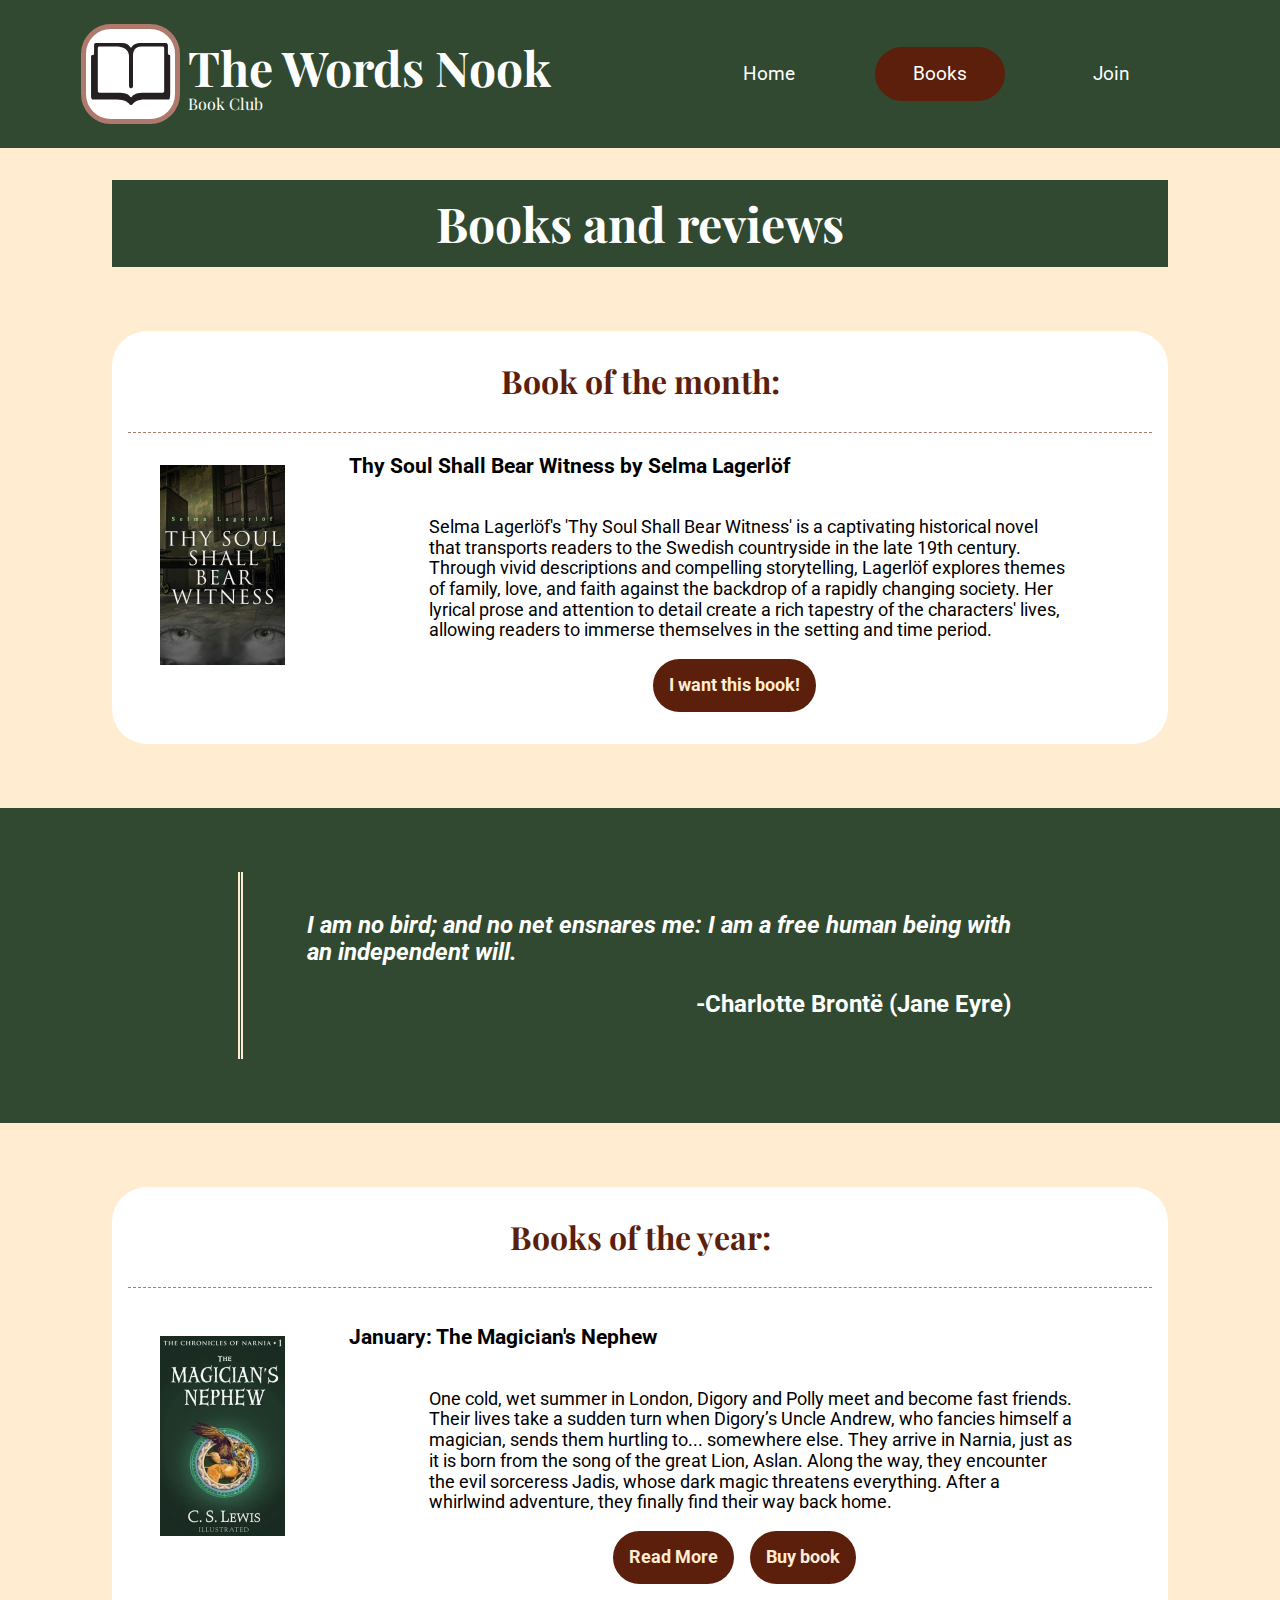
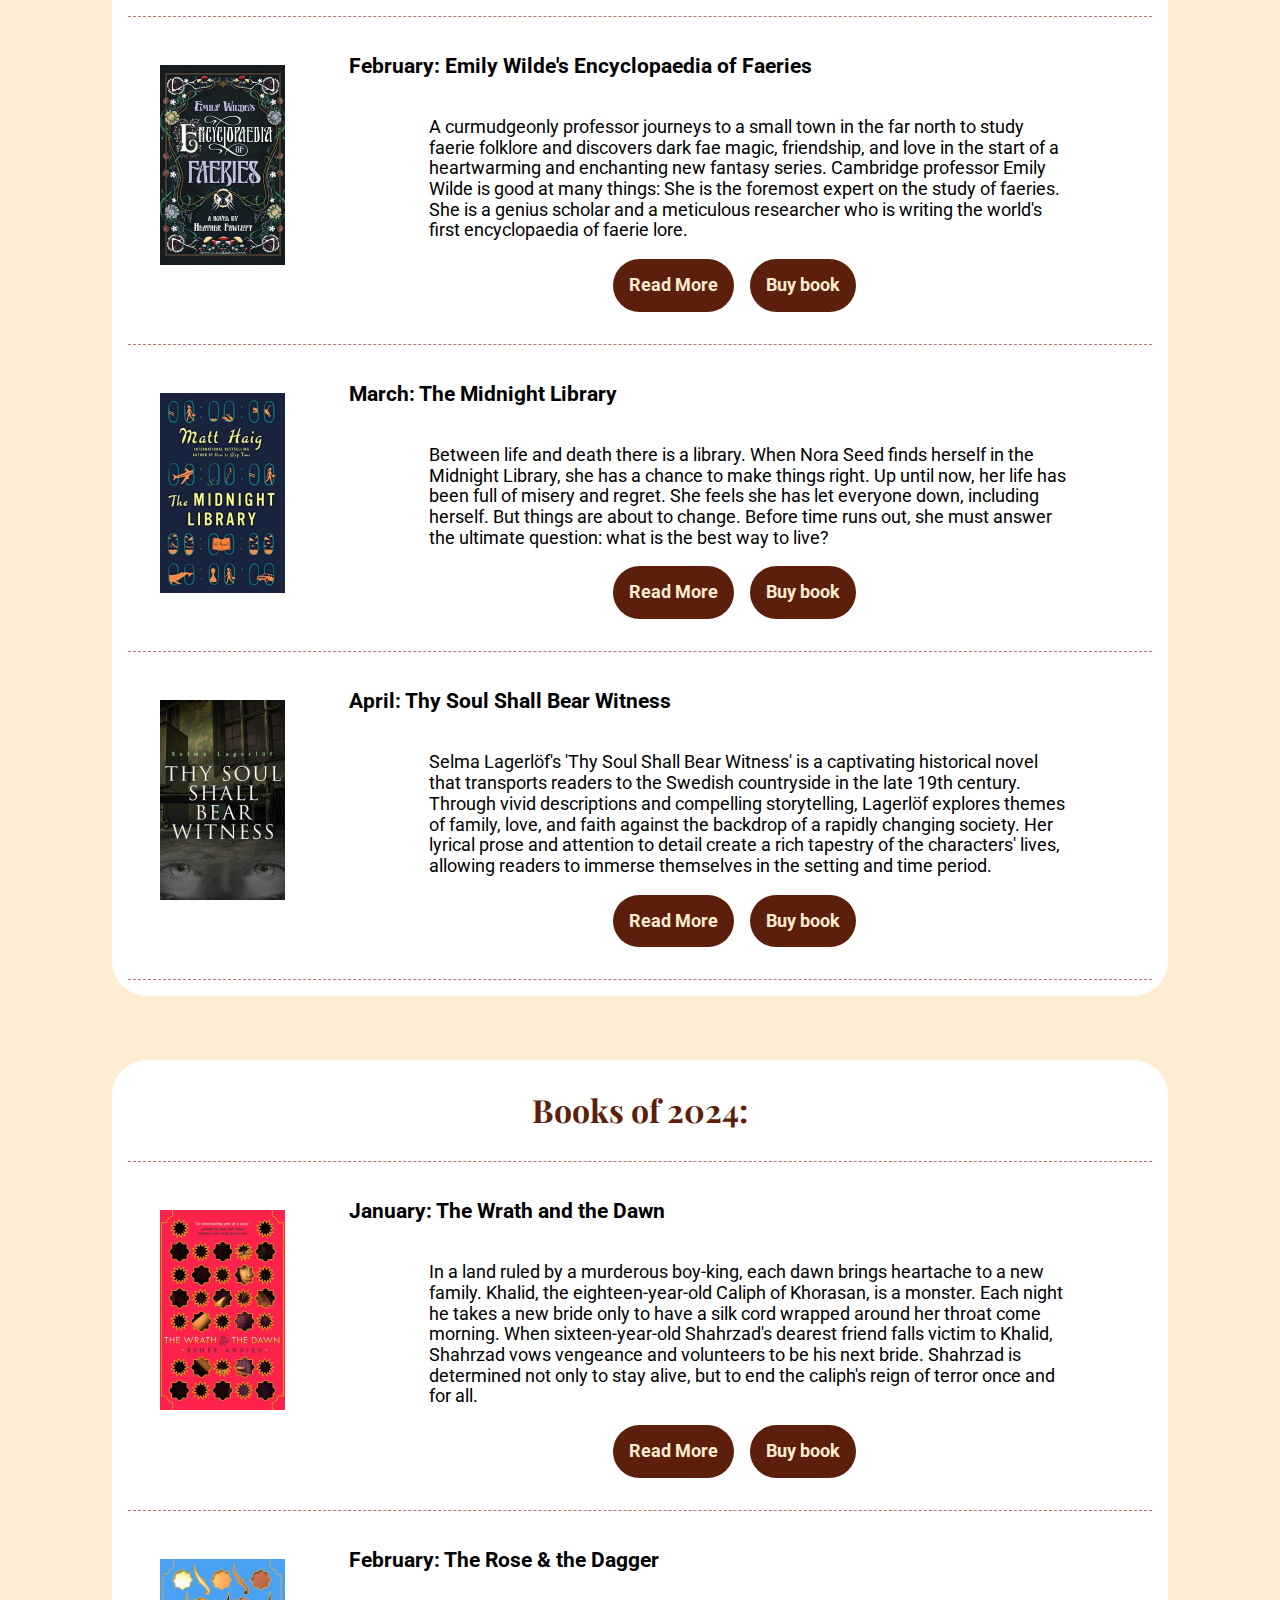
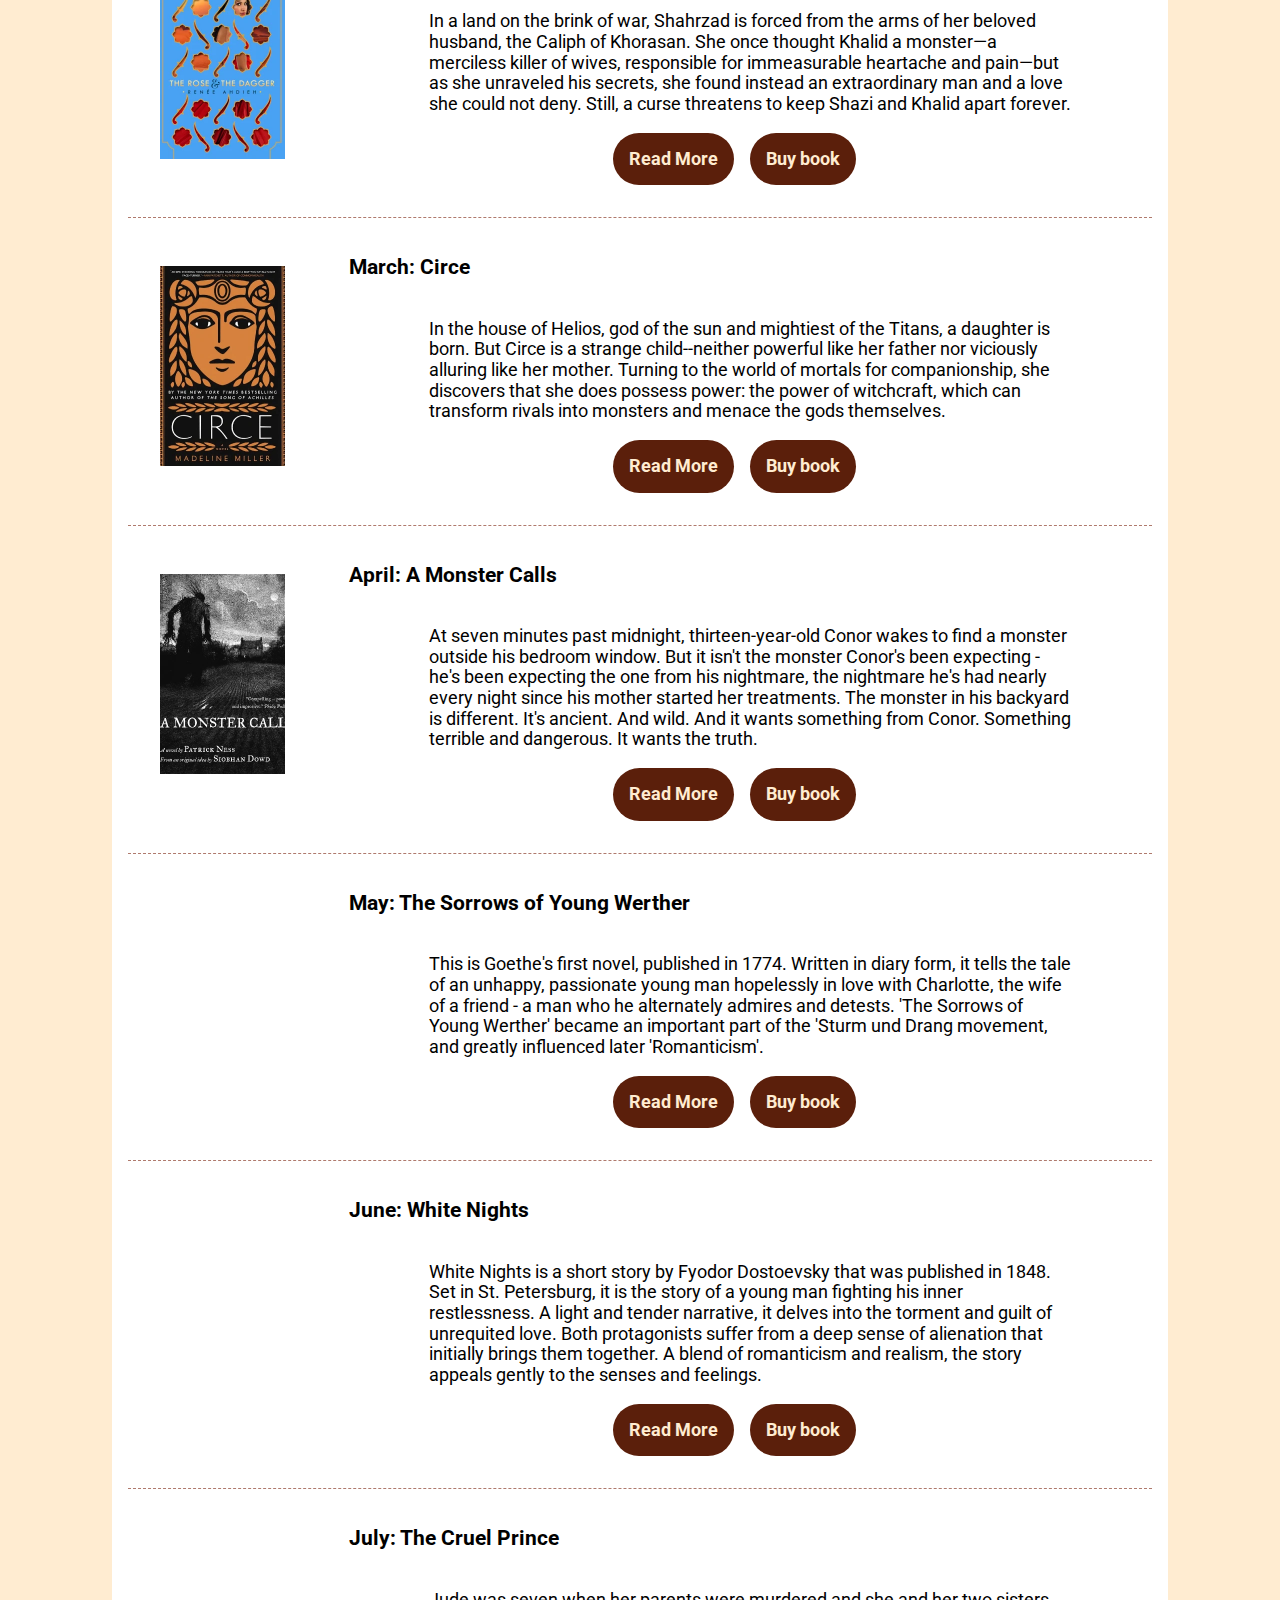
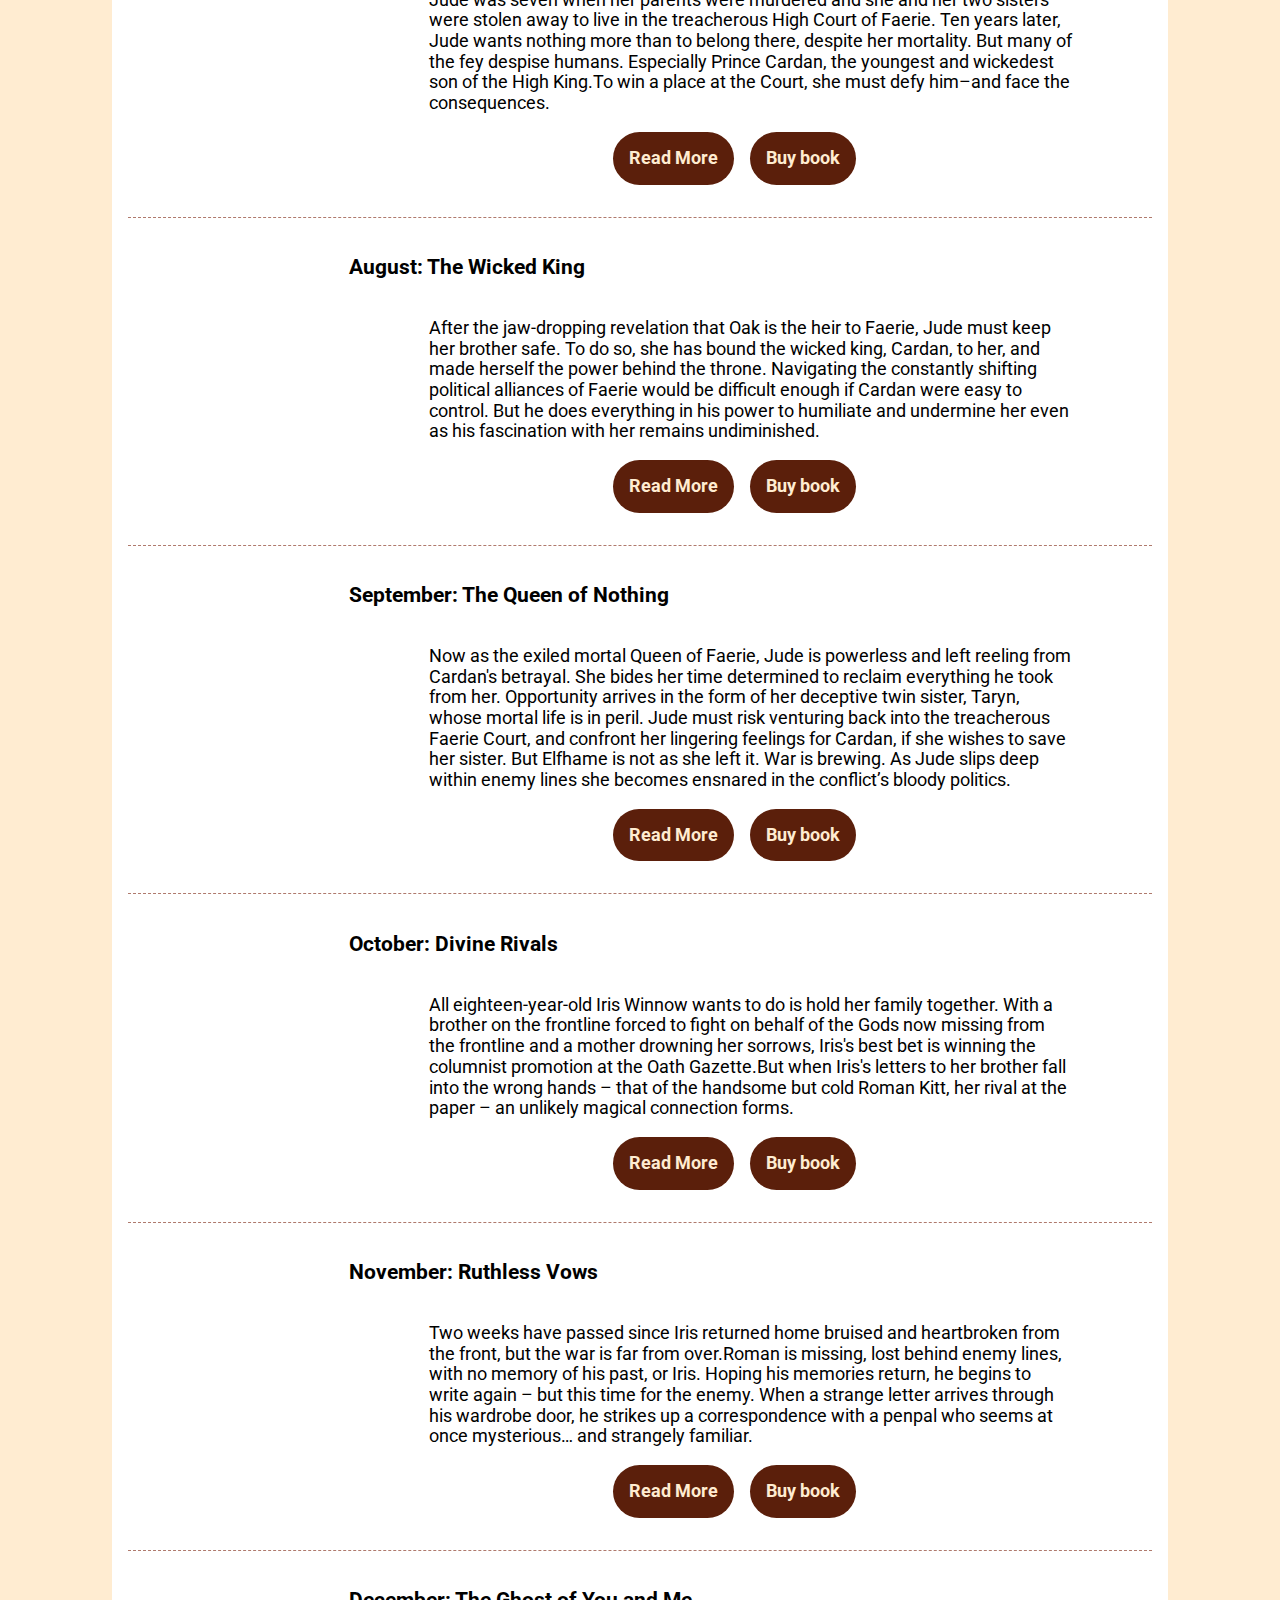
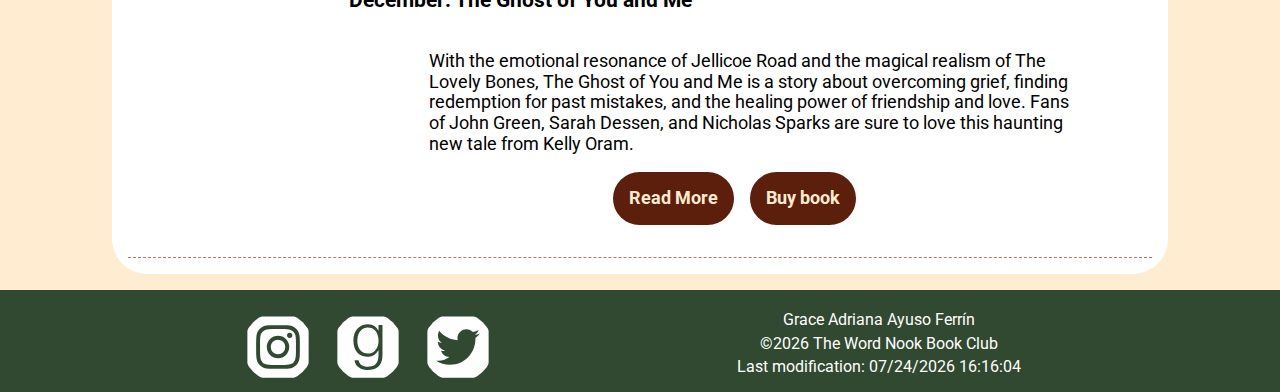
<file: project/books.html>
<!DOCTYPE html>
<html lang="en">
<head>
    <meta charset="UTF-8">
    <meta name="viewport" content="width=device-width, initial-scale=1.0">
    <title>Books - The Words Nook Book Club</title>
    <meta name="description" content="The page with reviews and lists of books to read for The Words Nook Book Club, a virtual book club that is open to everyone who wants to join and share about books and words!">
    <meta name="author" content="Grace Ayuso">
    <link rel="stylesheet" href="styles/normalize.css">
    <link rel="stylesheet" href="styles/small.css">
    <link rel="stylesheet" href="styles/medium.css">
    <link rel="stylesheet" href="styles/large.css">   
    <link rel="preconnect" href="https://fonts.googleapis.com">
    <link rel="preconnect" href="https://fonts.gstatic.com" crossorigin>
    <link href="https://fonts.googleapis.com/css2?family=Playfair+Display:wght@700&family=Roboto&display=swap" rel="stylesheet">
    <link rel="icon" href="images/favicon.ico">
    <script type="module" src="scripts/books.js"></script>
    <meta property="og:title" content="Books - The Words Nook Book Club">
    <meta property="og:type" content="website">
    <meta property="og:image" content="https://images.unsplash.com/photo-1550399105-c4db5fb85c18?q=80&w=2071&auto=format&fit=crop&ixlib=rb-4.0.3&ixid=M3wxMjA3fDB8MHxwaG90by1wYWdlfHx8fGVufDB8fHx8fA%3D%3D">
    <meta property="og:url" content="https://ayusograce.github.io/wdd231/project/reviews">
</head>
<body>
    <header>
        <div class="title">
            <img loading="lazy" src="images/bookclub-icon.svg" alt="The Words Nook logo" width="80" height="80">
            <div class="text-title">
                <p id="big-title">The Words Nook</p>
                <p>Book Club</p>
            </div>
            <button id="menu" aria-label="Menu button"></button>
        </div>
        <nav class="nav" id="nav">
            <ul>
                <li><a href="https://ayusograce.github.io/wdd231/project/home" id="home"  title="Home">Home</a></li>
                <li><a href="#" id="books" class="active" title="Books">Books</a></li>
                <li><a href="https://ayusograce.github.io/wdd231/project/contact" id="join" title="Join">Join</a></li>
            </ul>
        </nav>
    </header>
    <main class="all">
        <h1>Books and reviews</h1>
        <section class="month-book about">
            <h2>Book of the month: </h2>
            <img src="images/month-book.webp" alt="Cover of Thy Soul Shall Bear Witness by Selma Lagerlöf" loading="lazy" width="250" height="400">
            <h3>Thy Soul Shall Bear Witness by Selma Lagerlöf</h3>
            <p>Selma Lagerlöf's 'Thy Soul Shall Bear Witness' is a captivating historical novel that transports readers to the Swedish countryside in the late 19th century. Through vivid descriptions and compelling storytelling, Lagerlöf explores themes of family, love, and faith against the backdrop of a rapidly changing society. Her lyrical prose and attention to detail create a rich tapestry of the characters' lives, allowing readers to immerse themselves in the setting and time period.</p>
            <button onclick="window.location.href='https://www.amazon.com/Soul-Shall-Witness-Historical-Novel-ebook/dp/B094D516D2/ref=tmm_kin_swatch_0'">I want this book!</button>
        </section>
        <div class="quote-box"><div class="quote"></div></div>
        <section id="year" class="month-book about">
            <h2>Books of the year: </h2>
            <div id="booksyear" class="booksyear"></div>
        </section>
        <section id="2024" class="month-book about">
            <h2>Books of 2024: </h2>
            <div id="books2024" class="booksyear"></div>
        </section>
    </main>
    <!-- AFTER THIS POINT MAINTAIN THE SAME -->
    <footer>
        <nav class="icon">
            <a href="https://www.instagram.com/adri.ayuso/">
                <img loading="lazy" src="images/instagram.svg" alt="Instagram" width="70" height="70">
            </a>
            <a href="https://www.goodreads.com/gaaf">
                <img loading="lazy" src="images/goodreads.svg" alt="Goodreads" width="70" height="70">
            </a>
            <a href="https://x.com/">
                <img loading="lazy" src="images/twitter.svg" alt="Twitter" width="70" height="70">
            </a>
        </nav>
        <div class="footer-info">
            <p>Grace Adriana Ayuso Ferrín</p>
            <p>
                <span id="currentyear"> The Word Nook Book Club</span>
            </p>
            <p id="lastModified"></p>
        </div>
    </footer>
</body>
</html>
</file>
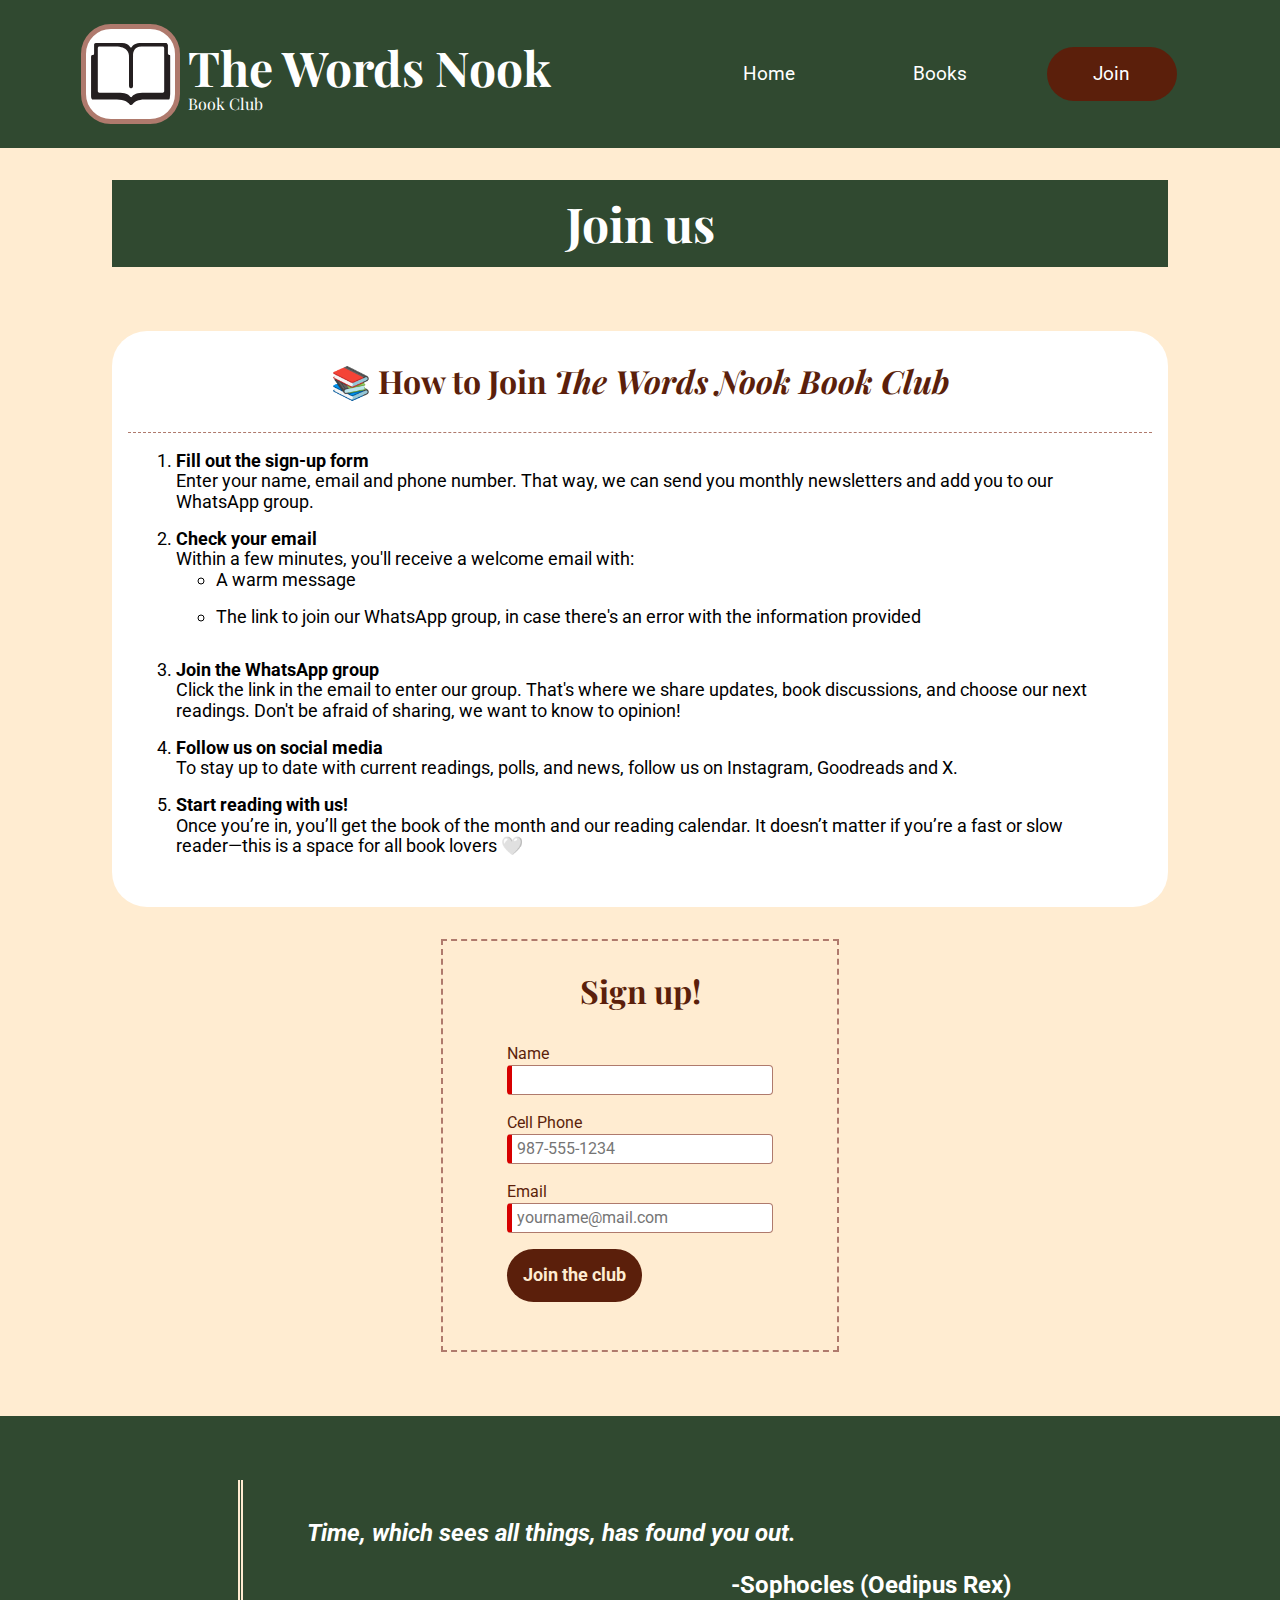
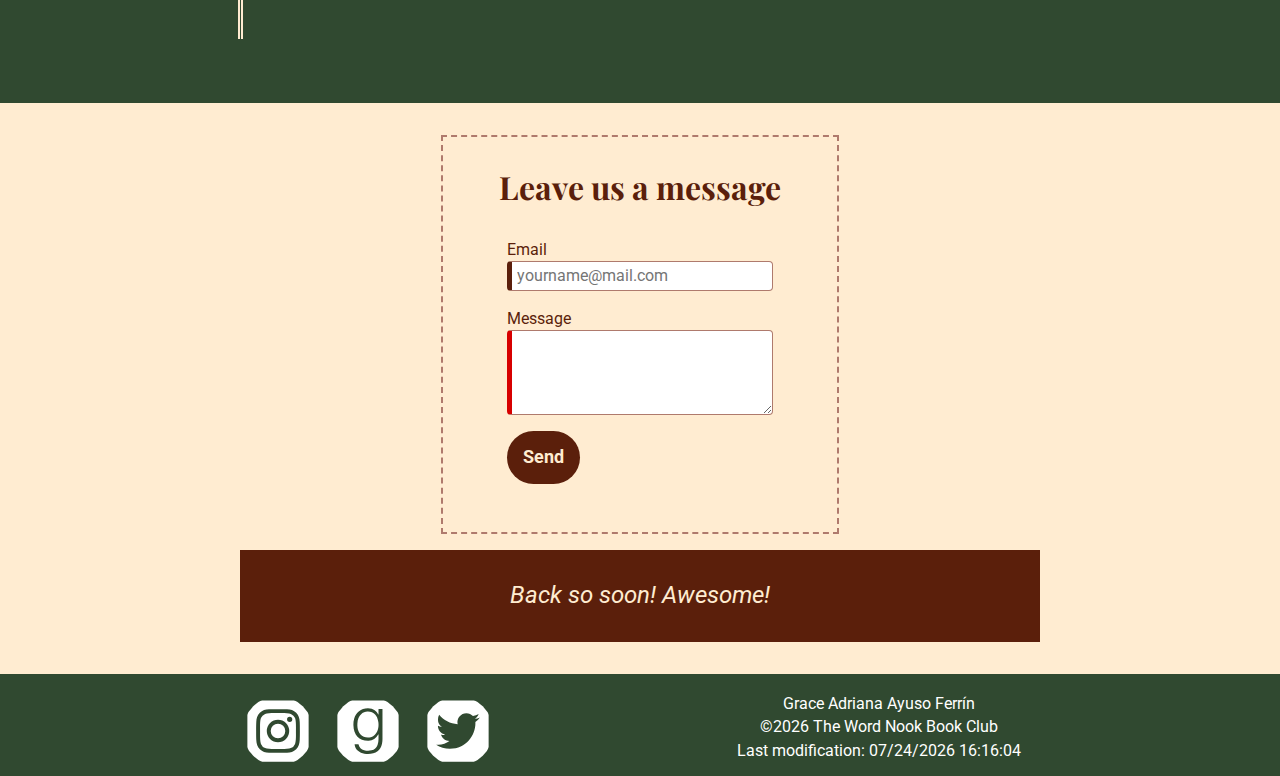
<file: project/contact.html>
<!DOCTYPE html>
<html lang="en">
<head>
    <meta charset="UTF-8">
    <meta name="viewport" content="width=device-width, initial-scale=1.0">
    <title>Join - The Words Nook Book Club</title>
    <meta name="description" content="The contact us page for The Words Nook Book Club, a virtual book club that is open to everyone who wants to join and share about books and words!">
    <meta name="author" content="Grace Ayuso">
    <link rel="stylesheet" href="styles/normalize.css">
    <link rel="stylesheet" href="styles/small.css">
    <link rel="stylesheet" href="styles/medium.css">
    <link rel="stylesheet" href="styles/large.css">   
    <link rel="preconnect" href="https://fonts.googleapis.com">
    <link rel="preconnect" href="https://fonts.gstatic.com" crossorigin>
    <link href="https://fonts.googleapis.com/css2?family=Playfair+Display:wght@700&family=Roboto&display=swap" rel="stylesheet">
    <link rel="icon" href="images/favicon.ico">
    <script type="module" src="scripts/contact.js"></script>
    <meta property="og:title" content="Join - The Words Nook Book Club">
    <meta property="og:type" content="website">
    <meta property="og:image" content="https://images.unsplash.com/photo-1550399105-c4db5fb85c18?q=80&w=2071&auto=format&fit=crop&ixlib=rb-4.0.3&ixid=M3wxMjA3fDB8MHxwaG90by1wYWdlfHx8fGVufDB8fHx8fA%3D%3D">
    <meta property="og:url" content="https://ayusograce.github.io/wdd231/project/contact">
</head>
<body>
    <header>
        <div class="title">
            <img loading="lazy" src="images/bookclub-icon.svg" alt="The Words Nook logo" width="80" height="80">
            <div class="text-title">
                <p id="big-title">The Words Nook</p>
                <p>Book Club</p>
            </div>
            <button id="menu" aria-label="Menu button"></button>
        </div>
        <nav class="nav" id="nav">
            <ul>
                <li><a href="https://ayusograce.github.io/wdd231/project/home" id="home" title="Home">Home</a></li>
                <li><a href="https://ayusograce.github.io/wdd231/project/books" id="books" title="Books">Books</a></li>
                <li><a href="#" id="join" class="active" title="Join">Join</a></li>
            </ul>
        </nav>
    </header>
    <main class="all">
        <h1>Join us</h1>
        
        <section class="about">
            <h2>📚 How to Join <em>The Words Nook Book Club</em></h2>
            <ol>
                <li>
                  <strong>Fill out the sign-up form</strong><br>
                  Enter your name, email and phone number. That way, we can send you monthly newsletters and add you to our WhatsApp group.
                </li>
                <li>
                  <strong>Check your email</strong><br>
                  Within a few minutes, you'll receive a welcome email with:
                  <ul>
                    <li>A warm message</li>
                    <li>The link to join our WhatsApp group, in case there's an error with the information provided</li>
                  </ul>
                </li>
                <li>
                  <strong>Join the WhatsApp group</strong><br>
                  Click the link in the email to enter our group. That's where we share updates, book discussions, and choose our next readings. Don't be afraid of sharing, we want to know to opinion!
                </li>
                <li>
                  <strong>Follow us on social media</strong><br>
                  To stay up to date with current readings, polls, and news, follow us on Instagram, Goodreads and X.
                </li>
                <li>
                  <strong>Start reading with us!</strong><br>
                  Once you’re in, you’ll get the book of the month and our reading calendar. It doesn’t matter if you’re a fast or slow reader—this is a space for all book lovers 🤍
                </li>
              </ol>
        </section>
        <section class="newsletter contorno">
            <h2>Sign up!</h2>
            <form method="GET" action="thankyou.html">
                <label>Name <input type="text" name="name" required autocomplete="name" title="Your Name"></label>
                <label>Cell Phone <input type="tel" name="phone" required autocomplete="tel" title="A Phone Number with dashes" placeholder="987-555-1234" ></label>
                <label>Email <input type="email" name="email" required placeholder="yourname@mail.com"  title="Your Email" autocomplete="email"></label>
                <button id="sign-up" type="submit">Join the club</button>
            </form>
        </section>
        <div class="quote-box"><div class="quote"></div></div>
        <div class="last-part">
            <section class="newsletter contorno">
                <h2>Leave us a message</h2>
                <form class="form">
                    <label>Email <input type="email" name="email" placeholder="yourname@mail.com"  title="Your Email" autocomplete="email"></label>
                    <label>Message <textarea name="message" id="message" title="Leave us your message" rows="4" cols="35" required></textarea></label>
                    <button id="subscribe" type="submit">Send</button>
                </form>
                <dialog id="thank-you" class="modal">
                    <div class="modal-content">
                    <p>Thank you for your message!</p>
                    <button id="closeModal">X</button>
                    </div>
                </dialog>
            </section>
            <div id="visit-section"></div>
        </div>
    </main>
    <!-- AFTER THIS POINT MAINTAIN THE SAME -->
    <footer>
        <nav class="icon">
            <a href="https://www.instagram.com/adri.ayuso/">
                <img loading="lazy" src="images/instagram.svg" alt="Instagram" width="70" height="70">
            </a>
            <a href="https://www.goodreads.com/gaaf">
                <img loading="lazy" src="images/goodreads.svg" alt="Goodreads" width="70" height="70">
            </a>
            <a href="https://x.com/">
                <img loading="lazy" src="images/twitter.svg" alt="Twitter" width="70" height="70">
            </a>
        </nav>
        <div class="footer-info">
            <p>Grace Adriana Ayuso Ferrín</p>
            <p>
                <span id="currentyear"> The Word Nook Book Club</span>
            </p>
            <p id="lastModified"></p>
        </div>
    </footer>
</body>
</html>
</file>
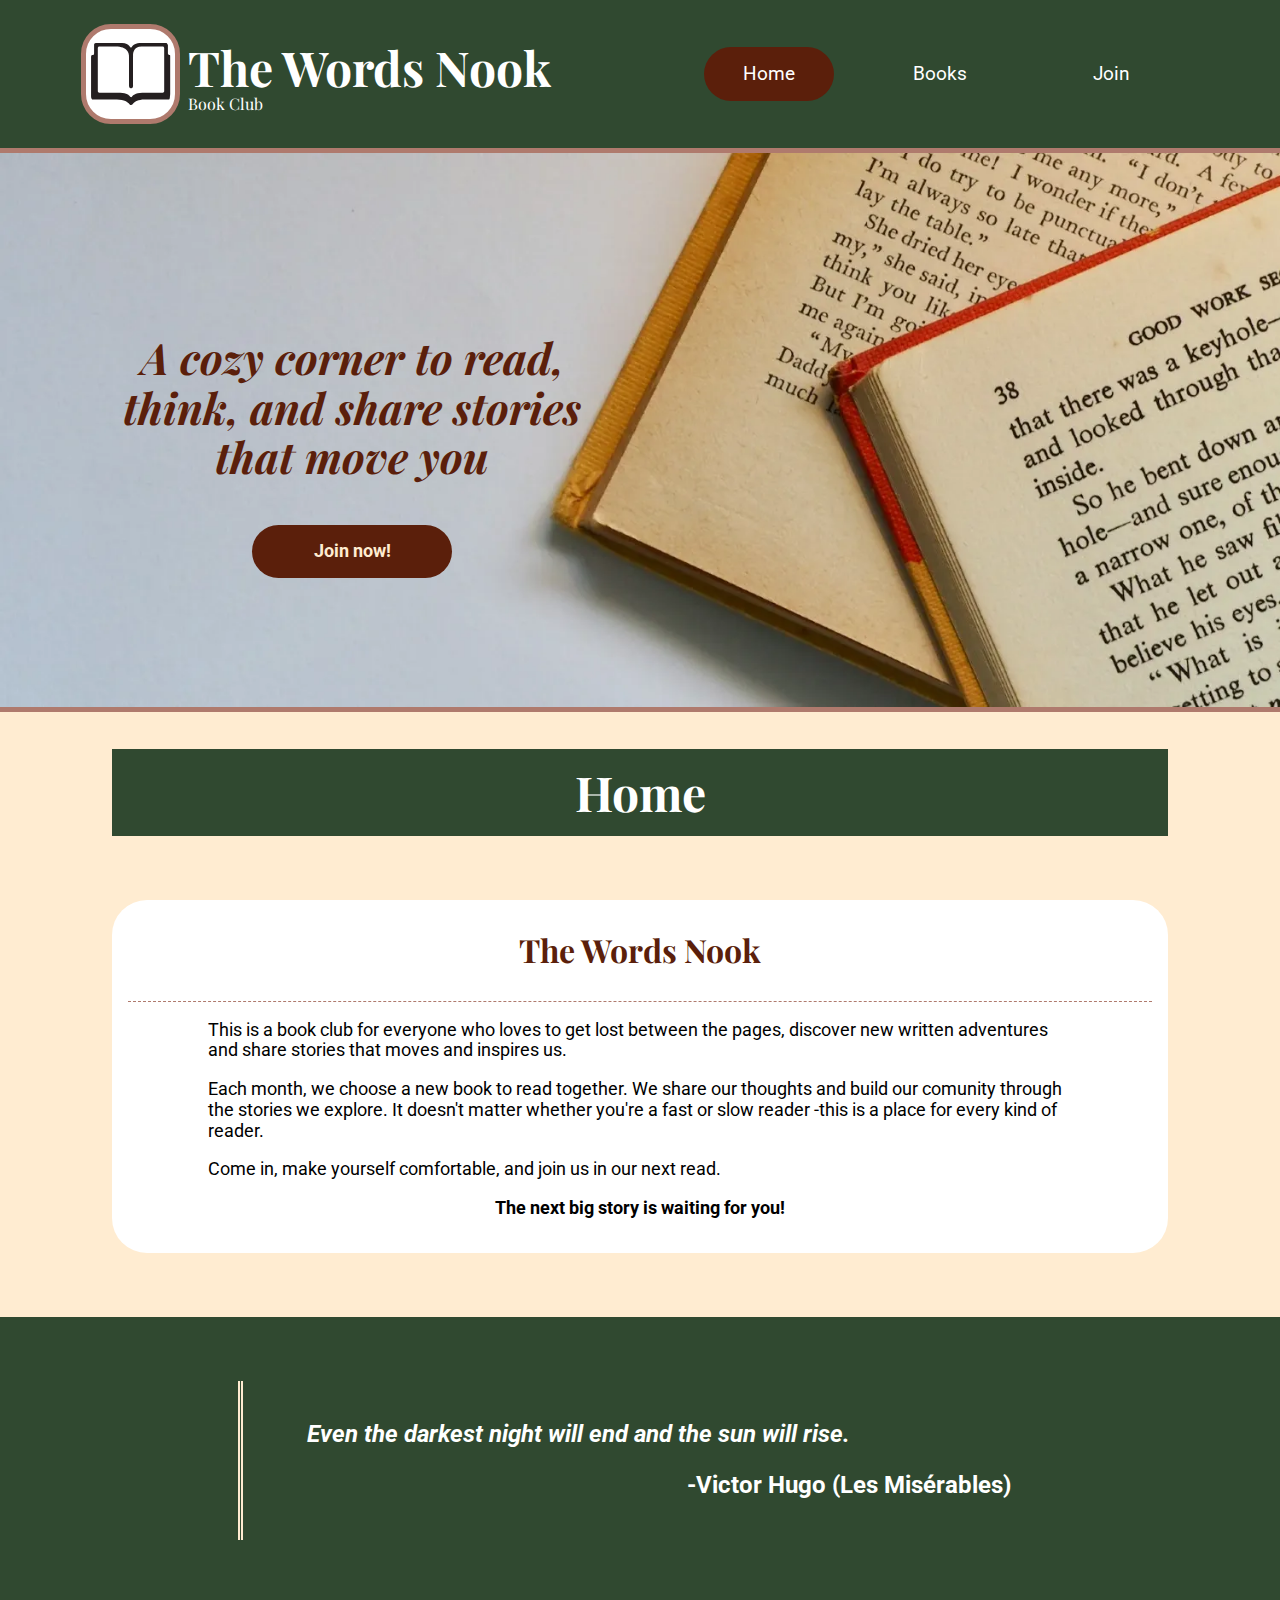
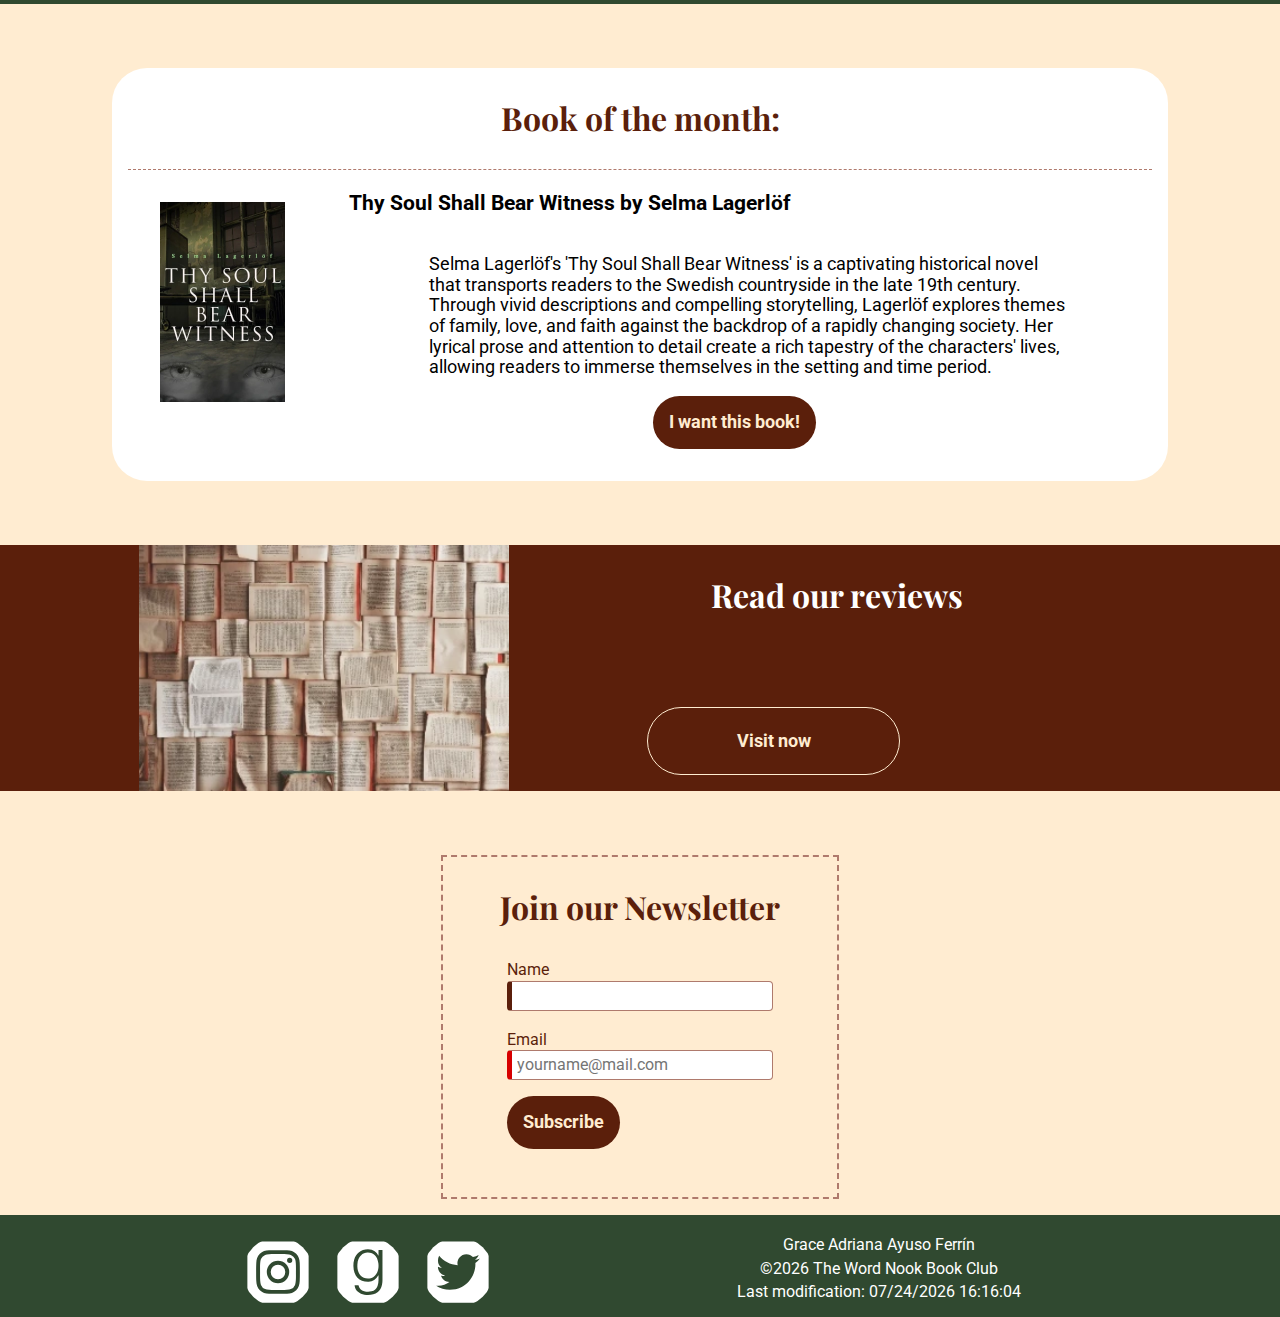
<file: project/home.html>
<!DOCTYPE html>
<html lang="en">
<head>
    <meta charset="UTF-8">
    <meta name="viewport" content="width=device-width, initial-scale=1.0">
    <title>The Words Nook Book Club</title>
    <meta name="description" content="The home page for The Words Nook Book Club, a virtual book club that is open to everyone who wants to join and share about books and words!">
    <meta name="author" content="Grace Ayuso">
    <link rel="stylesheet" href="styles/normalize.css">
    <link rel="stylesheet" href="styles/small.css">
    <link rel="stylesheet" href="styles/medium.css">
    <link rel="stylesheet" href="styles/large.css">   
    <link rel="preconnect" href="https://fonts.googleapis.com">
    <link rel="preconnect" href="https://fonts.gstatic.com" crossorigin>
    <link href="https://fonts.googleapis.com/css2?family=Playfair+Display:wght@700&family=Roboto&display=swap" rel="stylesheet">
    <link rel="icon" href="images/favicon.ico">
    <script type="module" src="scripts/home.js"></script>
    <meta property="og:title" content="Home - The Words Nook Book Club">
    <meta property="og:type" content="website">
    <meta property="og:image" content="https://images.unsplash.com/photo-1550399105-c4db5fb85c18?q=80&w=2071&auto=format&fit=crop&ixlib=rb-4.0.3&ixid=M3wxMjA3fDB8MHxwaG90by1wYWdlfHx8fGVufDB8fHx8fA%3D%3D">
    <meta property="og:url" content="https://ayusograce.github.io/wdd231/project/home">
</head>
<body>
    <header>
        <div class="title">
            <img loading="lazy" src="images/bookclub-icon.svg" alt="The Words Nook logo" width="80" height="80">
            <div class="text-title">
                <p id="big-title">The Words Nook</p>
                <p>Book Club</p>
            </div>
            <button id="menu" aria-label="Menu button"></button>
        </div>
        <nav class="nav" id="nav">
            <ul>
                <li><a href="#" id="home" class="active" title="Home">Home</a></li>
                <li><a href="https://ayusograce.github.io/wdd231/project/books" id="books" title="Books">Books</a></li>
                <li><a href="https://ayusograce.github.io/wdd231/project/contact" id="join" title="Join">Join</a></li>
            </ul>
        </nav>
    </header>
    <main class="all">
        <div class="position">
            <div class="hero">
                <picture>
                    <source srcset="images/hero-large.webp" media="(min-width: 1000px)">
                    <source srcset="images/hero-medium.webp" media="(min-width: 500px)">
                    <img src="images/hero-vertical.webp" alt="Cake image" width="500" height="750">
                </picture>
            </div>
            <div class="phrase">
                <p>A cozy corner to read, think, and share stories that move you</p>
                <button onclick="window.location.href='https://ayusograce.github.io/wdd231/project/contact.html'">Join now!</button>
            </div>
        </div>
        <h1>Home</h1>
        <section class="about">
            <h2>The Words Nook</h2>
            <p>This is a book club for everyone who loves to get lost between the pages, discover new written adventures and share stories that moves and inspires us.</p>
            <p>Each month, we choose a new book to read together. We share our thoughts and build our comunity through the stories we explore. It doesn't matter whether you're a fast or slow reader -this is a place for every kind of reader.</p>
            <p>Come in, make yourself comfortable, and join us in our next read. </p>
            <p class="bold">The next big story is waiting for you!</p>
        </section>
        <div class="quote-box"><div class="quote"></div></div>
        <section class="month-book about">
            <h2>Book of the month: </h2>
            <img src="images/month-book.webp" alt="Cover of Thy Soul Shall Bear Witness by Selma Lagerlöf" loading="lazy" width="250" height="400">
            <h3>Thy Soul Shall Bear Witness by Selma Lagerlöf</h3>
            <p>Selma Lagerlöf's 'Thy Soul Shall Bear Witness' is a captivating historical novel that transports readers to the Swedish countryside in the late 19th century. Through vivid descriptions and compelling storytelling, Lagerlöf explores themes of family, love, and faith against the backdrop of a rapidly changing society. Her lyrical prose and attention to detail create a rich tapestry of the characters' lives, allowing readers to immerse themselves in the setting and time period.</p>
            <button onclick="window.location.href='https://www.amazon.com/Soul-Shall-Witness-Historical-Novel-ebook/dp/B094D516D2/ref=tmm_kin_swatch_0'">I want this book!</button>
        </section>
        <div class="reviews">
            <h2>Read our reviews</h2>
            <img src="images/reviews.webp" alt="Books open showing their pages" loading="lazy">
            <button onclick="window.location.href='https://ayusograce.github.io/wdd231/project/books.html'">Visit now</button>
        </div>
        <section class="newsletter contorno">
            <h2>Join our Newsletter</h2>
            <form class="form">
                <label>Name <input type="text" name="name" autocomplete="name" title="Your Name"></label>
                <label>Email <input type="email" name="email" required placeholder="yourname@mail.com"  title="Your Email" autocomplete="email"></label>
                <button id="subscribe" type="submit">Subscribe</button>
            </form>
            <dialog id="thank-you" class="modal">
                <div class="modal-content">
                  <p>Thank you for subscribing!</p>
                  <button id="closeModal">X</button>
                </div>
            </dialog>
        </section>
        
    </main>
    <!-- AFTER THIS POINT MAINTAIN THE SAME -->
    <footer>
        <nav class="icon">
            <a href="https://www.instagram.com/adri.ayuso/">
                <img loading="lazy" src="images/instagram.svg" alt="Instagram" width="70" height="70">
            </a>
            <a href="https://www.goodreads.com/gaaf">
                <img loading="lazy" src="images/goodreads.svg" alt="Goodreads" width="70" height="70">
            </a>
            <a href="https://x.com/">
                <img loading="lazy" src="images/twitter.svg" alt="Twitter" width="70" height="70">
            </a>
        </nav>
        <div class="footer-info">
            <p>Grace Adriana Ayuso Ferrín</p>
            <p>
                <span id="currentyear"> The Word Nook Book Club</span>
            </p>
            <p id="lastModified"></p>
        </div>
    </footer>
</body>
</html>
</file>
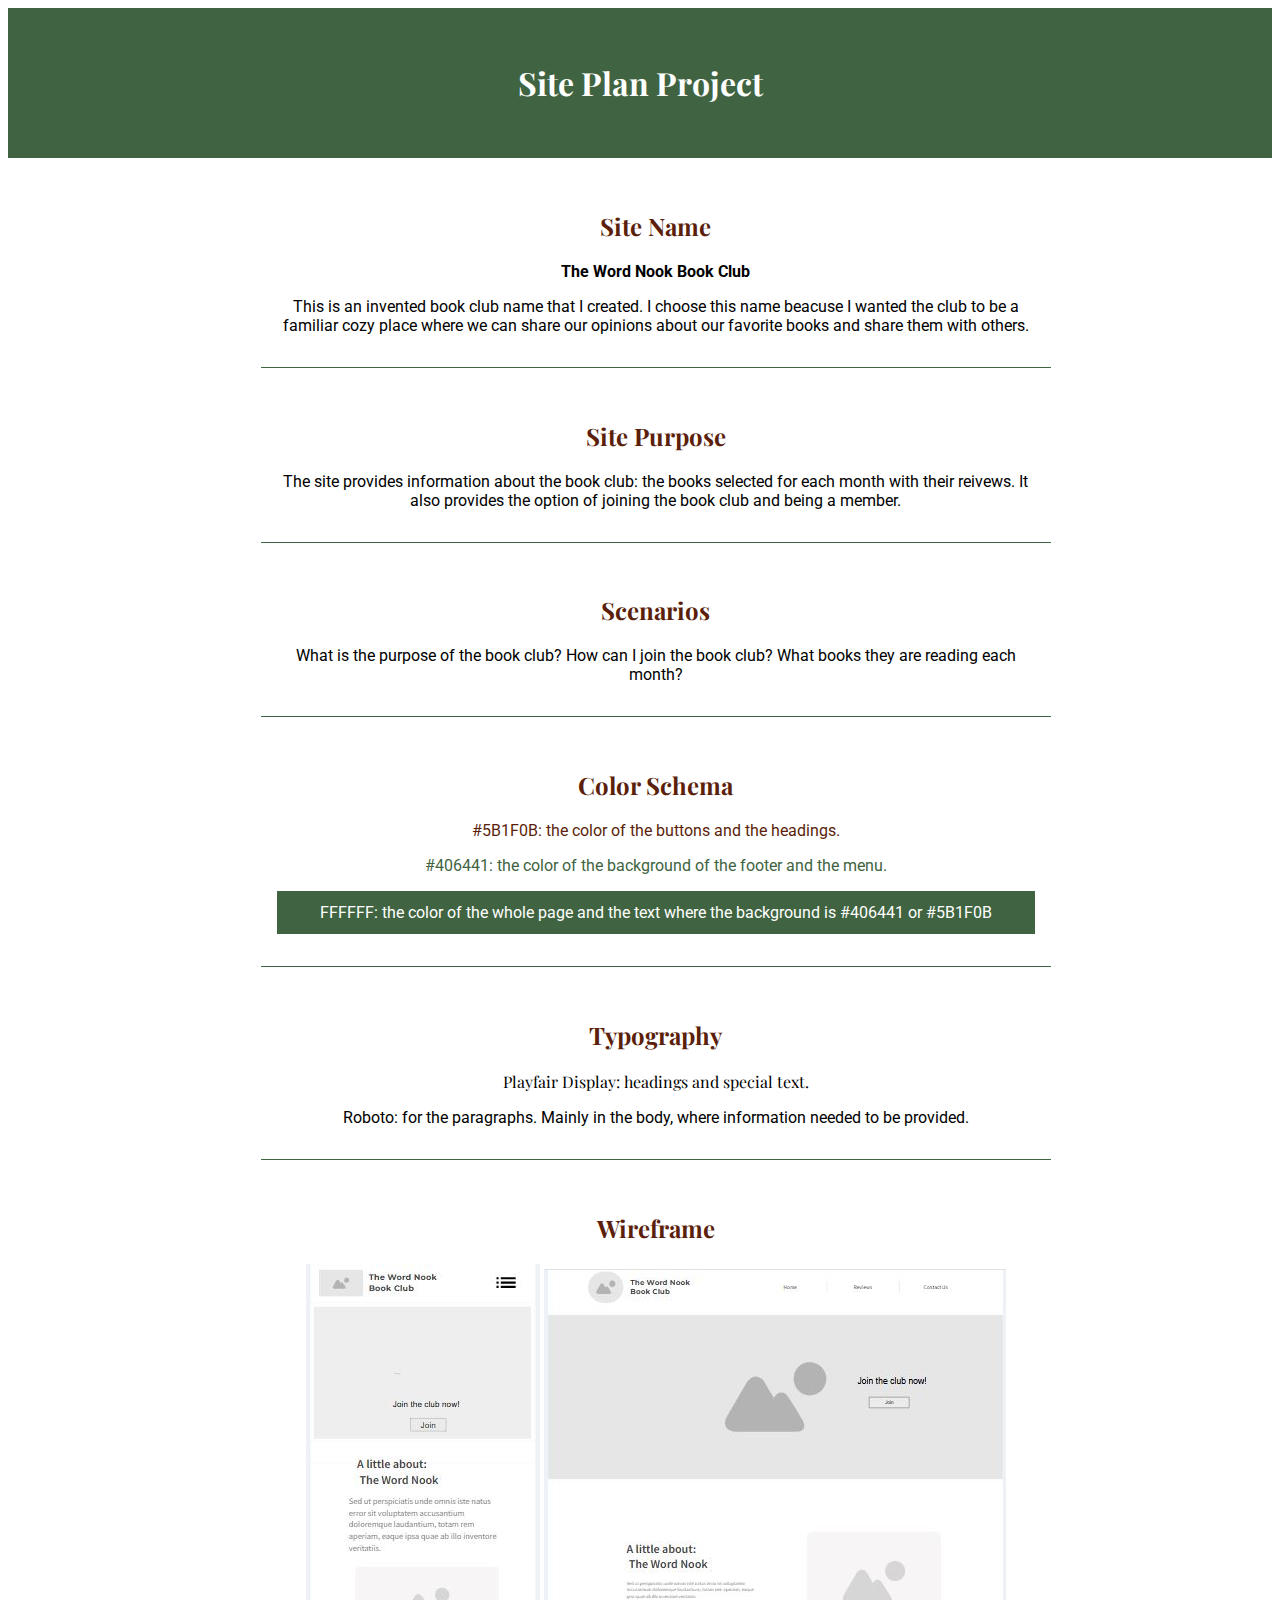
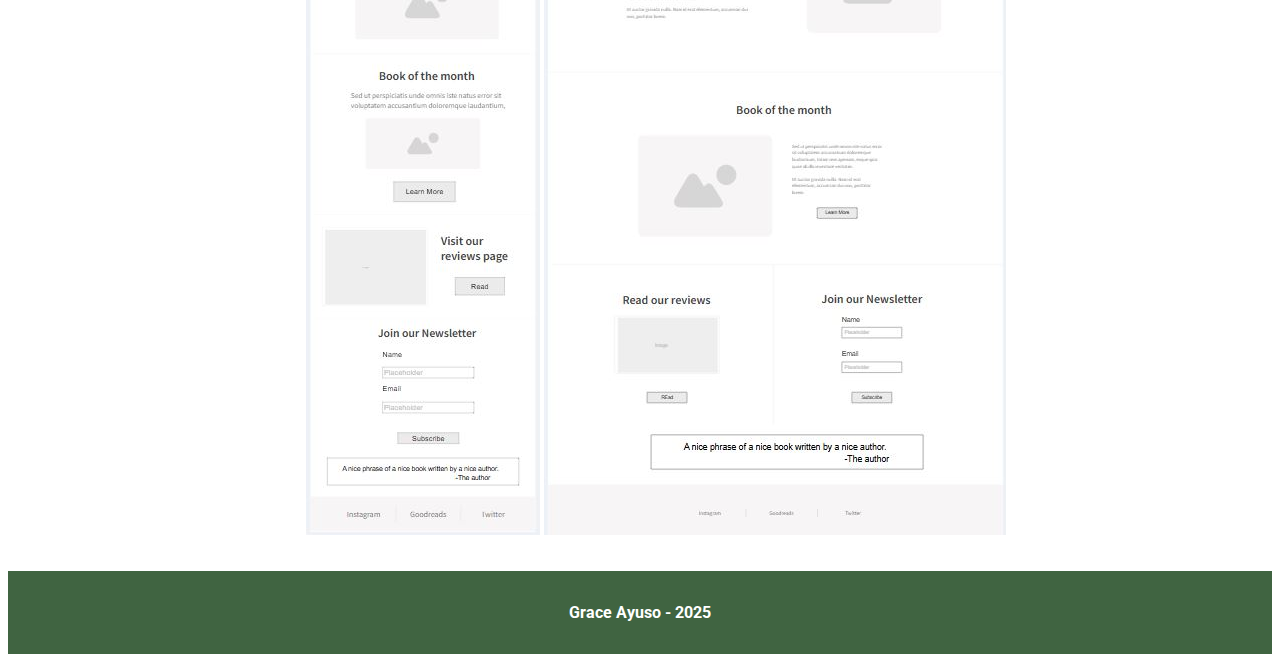
<file: project/siteplan.html>
<!DOCTYPE html>
<html lang="en">
<head>
    <meta charset="UTF-8">
    <meta name="viewport" content="width=device-width, initial-scale=1.0">
    <title>Site Plan (Project WDD231) Grace Ayuso</title>
    <meta name="description" content="Grace Adriana Ayuso Ferrín. Page for the siteplan of the project of WDD231">
    <link rel="stylesheet" href="styles/siteplan.css">
    <link rel="preconnect" href="https://fonts.googleapis.com">
    <link rel="preconnect" href="https://fonts.gstatic.com" crossorigin>
    <link href="https://fonts.googleapis.com/css2?family=Playfair+Display:wght@700&family=Roboto&display=swap" rel="stylesheet">
</head>
<body>
    <header><h1>Site Plan Project</h1></header>
    <main>
        <div>
            <h2>Site Name</h2>
            <p class="name">The Word Nook Book Club</p>
            <p>This is an invented book club name that I created. I choose this name beacuse I wanted the club to be a familiar cozy place where we can share our opinions about our favorite books and share them with others. </p>
        </div>
        <div>
            <h2>Site Purpose</h2>
            <p>The site provides information about the book club: the books selected for each month with their reivews. It also provides the option of joining the book club and being a member. </p>
        </div>
        <div>   
            <h2>Scenarios</h2>
            <p>
                What is the purpose of the book club?
                How can I join the book club?
                What books they are reading each month?
            </p>
        </div>
        <div>
            <h2>Color Schema</h2>
            <p class="color1">#5B1F0B: the color of the buttons and the headings.</p>
            <p class="color2">#406441: the color of the background of the footer and the menu.</p>
            <p class="color3">FFFFFF: the color of the whole page and the text where the background is #406441 or #5B1F0B</p>
        </div>
        <div>
            <h2>Typography</h2>
            <p class="raleway">Playfair Display: headings and special text.</p>
            <p>Roboto: for the paragraphs. Mainly in the body, where information needed to be provided.</p>
        </div>
        <div class="wireframes">
            <h2>Wireframe</h2>
            <img src="images/project-home-mobile.JPG" alt="Wriframe of the home page for mobile device">
            <img src="images/project-home-desktop.JPG" alt="Wireframe of the home page for desktop">
        </div>
    </main>
    <footer>
        <p>Grace Ayuso - 2025</p>
    </footer>
</body>
</html>
</file>
<file: styles/small.css>
:root {
    --primary-color: hsl(30, 100%, 62%);
    --secondary-color: rgb(24, 24, 105);
    --accent1-color: #FFFFFF;
    --background-color: #37392D;
    --accent3-color: #ccc;
}

body {
    font-family: "Roboto", sans-serif;
}

header{
    display: block;
    background-color: var(--background-color);
    padding-top: 0.3rem;
}

.header{
    display: flex;
    align-items: center;
    gap: 10px;
    padding-left: 1rem;
    color: var(--accent1-color);
    font-size: xx-large;
    font-weight: bolder;

}

.header img {
    width: 100px;
    border-radius: 20%;
}

.header h1{
    color: var(--accent1-color);
}

h1 {
    text-align: left;
    color: var(--background-color);
	font-size: 1.5rem;
	margin-left: 1rem;
    margin-right: 2rem;
}

nav{
	flex-direction: column;
	justify-content: space-evenly;
	background-color: var(--background-color);
	color: #fff;
	max-width: 100%;
	margin: 1rem auto;
    border-top: 1px solid ;
}

ul{
    list-style: none;
    padding-left: 0;
}

nav a{
	display: none;
	padding: 1rem;
	text-align: center;
	text-decoration: none;
	color: #fff;
	font-size: larger;
}
nav a:hover, button:hover {
	background-color: var(--primary-color);
	color: var(--background-color);
}

#menu {
	font-size: 1.75rem;
	border: 0;
	background: none;
	color: #fff;
 	position: absolute;
	top: 1rem;
	right: 1rem;
}

#menu::before {
	content: "☰";
}

#menu.open::before {
	content: "x";
}

.active::before {
	content: "➤ ";  
}

.open a {
	display: block;
}

main { 
	max-width: 1200px;
	margin: 0 auto;
}

section {
	text-align: center;
	padding: 0.5rem;
}

h2 {
    background-color: var(--background-color);
    color: var(--accent1-color);
    padding-top: 0.5rem;
    padding-bottom: 0.5rem;
    font-size: 1.5rem;
    text-align: center;
}

p{
    text-align: left;
    padding-left: 2rem;
}

img { 
	height: auto; 
	margin: 0.5rem;
}

figcaption {
    color: var(--accent2-color);
    font-weight: 400;
    text-align: center;
    /* padding-top: 1rem; */
    font-style: italic;
}

footer {
    background-color: var(--background-color);
    align-content: center;
}

footer p {
    color: var(--accent1-color);
    padding-top: 1%;
    text-align: center;
}

.container {
    padding-top: 1rem;
    display: grid;
    grid-template-columns: auto auto auto;
    align-items: center;
    align-self: center;
    max-width: 500px;
    margin: auto;
}

.botones{
    width: 90px;
    max-width: 150px;
    border: var(--accent1-color) solid 1px;
    align-self: center;
    justify-self: center;
}

.not-completed{
    background-color: var(--primary-color);
}

.completed{
    background-color: var(--accent3-color);
}

button{
    background-color: var(--background-color);
    border: none;
    padding: 1rem;
    color: var(--accent1-color);
    font-weight: bold;
    font-size: large;
}

.cursos ul{
    display: grid;
    grid-template-columns: 100px 100px 100px;
    justify-content: space-evenly;
    flex-direction: column;
    max-width: 400px;
    margin: auto;
    padding-bottom: 2rem;
}

.cursos li {
    border: #fff solid 1px;
    background-color: var(--background-color);
}

#credits{
    text-align: center;
    align-items: center;
}

dialog {
    border: 1px solid rgb(0 0 0 / 0.1);
    border-radius: 0.25rem;
    padding: 1rem;
    background-color: #fff;
    box-shadow: 0 0 3rem #777;
    width: 90%;
    max-width: 600px;
}

::backdrop{
    background-color: rgb(0 0 0 /0.5);
}

dialog button{
    position: absolute;
    top: 5px;
    right: 20px;
    padding: 0.25rem 1rem;
    border: 1px solid rgb(0 0 0 / 0.1);
}

/* ANIMATION WHEN SCROLLING */
.hidden{
    opacity: 0;
    /* filter: blur(5px); */
    transform: translateX(-100%);
    transition: all 1s;
}

.show{
    opacity: 1;
    /* filter: blur(0); */
    transform: translateX(0);
}
</file>
<file: styles/large.css>
/* large view navigation ************************************/
@media (min-width: 37.5em) {
	h1 {
		font-size: 2rem;
	}
	
	h2 {
		font-size: 2rem;
	}

	#menu {
		display: none;
	}

	header {
		display: flex;
		justify-content: space-around;
		align-items: center;
		padding: 0.5rem;
	}

	nav {
		display: flex;
		margin: 0;
	}

	nav a{
		display: block;
	}

    nav ul{
        display: flex; 
        flex-wrap: wrap;
        justify-content: space-evenly;
    }

    section{
        display: block;
        border: 1px solid var(--accent3-color);
        border-radius: 2%;
        margin-bottom: 2%;
    }

    .first {
        display: grid;
        grid-template-columns: 55% 5% 40%;
    }

    .ecuador{
        grid-column: 3;
    }

}
</file>
<file: chamber/styles/small.css>
:root {
    --primary-color: hsl(30, 100%, 62%);
    --secondary-color: rgb(24, 24, 105);
    --accent1-color: #FFFFFF;
    --background-color: #37392D;
    --accent3-color: #ccc;
}

body {
    font-family: "Roboto", sans-serif;
}

/* HEADER OF THE PAGE */

header{
    display: block;
    background-color: var(--background-color);
    padding-top: 0.3rem;
}


.title{
    display: flex;
}

.title img{
    background-color: #fff;
    border-radius: 90%;
    border: solid 5px var(--primary-color);
    margin: 1rem;
}

.title p{
    color: var(--accent1-color);
    padding-left: 0;
    margin-top: 0;
}

.text-title{
    display: block;
    text-align: start;
    padding-top: 2rem;
}

#big-title{
    font-size: xx-large;
    font-weight: bolder;
    margin-bottom: 0;
}


/* NAVIGATION OF THE PAGE */
.nav{
	flex-direction: column;
	justify-content: space-evenly;
	background-color: var(--background-color);
	color: var(--accent1-color);
	max-width: 100%;
	margin: 1rem auto;
    border-top: 1px solid;
    display: grid;
    grid-template-rows: 0fr;
    transition: grid-template-rows 0.5s ease-out;

}

.nav ul{
    list-style: none;
    padding-left: 0;
    overflow: hidden;
}

.nav.open{
    grid-template-rows: 1fr;
}

.nav a{
	display: none;
	padding: 1rem;
	text-align: center;
	text-decoration: none;
	color: var(--accent1-color);
	font-size: larger;
}
.nav a:hover, button:hover {
	background-color: var(--primary-color);
	color: var(--background-color);
}

#menu {
	font-size: 1.75rem;
	border: 0;
	background: none;
	color: var(--accent1-color);
 	position: absolute;
	top: 1rem;
	right: 1rem;
}

#menu::before {
	content: "☰";
}

#menu.open::before {
	content: "x";
}

.active::before {
	content: "➤ ";  
}

.open a {
	display: block;
}


/* MAIN PART OF THE PAGE */
main { 
	max-width: 1200px;
	margin: 0 auto;
}

.all{
    max-width: 100%;
}

section {
	text-align: center;
	padding: 0.5rem;
}


/* FOOTER OF THE PAGE */
footer {
    background-color: var(--background-color);
    align-content: center;
}

footer p {
    color: var(--accent1-color);
    padding-top: 5px;
    text-align: start;
    margin: 0;
    padding-left: 2rem;
}

.info-chamber, .footer-info{
    padding-top: 1rem;
    padding-bottom: 1rem;
}

.icon{
    text-align: center;
    display: flex;
    justify-content: space-evenly;
}

.icon img{
    text-decoration: none;
    filter: invert(100%) sepia(100%) saturate(0%) hue-rotate(288deg) brightness(102%) contrast(102%);
}

#bold{
    font-weight: bold;
}

button{
    background-color: var(--background-color);
    width: 5rem;
    border: none;
    padding: 1rem;
    color: var(--accent1-color);
    font-weight: bold;
    font-size: large;
}


/* DIRECTORY PAGE */
h1{
    text-align: center;
    padding-bottom: 2rem;
    padding-top: 1rem;
}

.format li{
    list-style: none;
}

.format ul{
    display: flex;
    justify-content: space-evenly;
    padding-left: 0;
    padding-bottom: 2rem;
    border-bottom: 1px solid var(--accent3-color);
}

.format button{
    padding: 0.5rem;
    width: 3rem;
    height: 3rem;
    /* border-radius: 100%; */
    background-color: var(--accent1-color);
    border: solid 1px #37392d96;
}

.format button:hover{
    background-color: #ebebeb;
}

.format img{
    text-align: center;
}

.grid section{
    padding: 2rem 1rem 2rem;
    box-shadow: 10px 10px 10px 0 #ccc;
}

.grid p{
    margin: 0;
    font-size: medium;
}

.grid a, .list a, .list p{
    font-size: small;
}

.list {
    padding: 1rem;
}

.list-row{
    border-bottom: #ccc solid 1px;
    padding-bottom: 2rem;
} 

/* INDEX PAGE CONTENT */

.position {
    position: relative;
}

.hero img {
    width: 100%;
    height: auto;
    border-bottom: var(--background-color) solid 5px;
}

.phrase {
    position: absolute;
    background-color: #706f6fd3;
    width: 100%;
    text-align: center;
    top: 2rem;
    font-size: x-large;
}

.phrase p{
    font-family: var(--title-font);
    color: var(--accent1-color);
    font-style: italic;
    font-weight: bold;
    padding-left: 1rem;
    padding-right: 1rem;
}

.phrase button{
    width: 150px;
    background-color: var(--primary-color);
    color: var(--accent2-color);
    font-weight: bolder;
    margin-bottom: 1rem;
}

.phrase button:hover{
    background-color: var(--accent1-color);
    color: var(--accent2-color);
}

.all section{
    border-top: solid 1px var(--accent3-color);
    background-color: hsla(30, 3%, 73%, 0.404);
    margin-bottom: 1rem;
}

.all h2{
    background-color: var(--background-color);
    color: var(--accent1-color);
    padding-top: 1rem;
    padding-bottom: 1rem;
    margin: 0;
}

#events{
    padding-bottom: 6rem;
}

.no-color section{
    background-color: var(--accent1-color);
}

#weather-icon{
    background-color: rgb(127, 163, 194);
    border-radius: 100%;
    margin-top: 1rem;
}


/* JOIN PAGE CSS */
.join-grid h1{
    border-bottom: solid 1px var(--accent3-color);
}

form {
    margin: 1rem 1rem;
    justify-items: center;}
  
form label {
    display: block;
    font-size: .8rem;
    color: var(--background-color);
    padding-top: .2rem;
}

form h2{
    text-align: center;
}

form h3 {
    font-size: .9rem;
    color: var(--background-color);
    margin: 1.5rem 0 .2rem 0;
    border-bottom: 1px solid #eee;
}
  
input[type=text],
input[type=tel],
input[type=date],
input[type=email], textarea,
select {
    display: block;
    margin: .1rem 0 1rem 0 ;
    padding: .3rem;
    border: 1px solid #999;
    border-radius: 4px;
    border-left-width: 5px;
    border-left-color:#555;
    font-size: 1rem;
    color: #3D405B;
    width: 250px;
}

.radio{
    width:250px;
}

input[type=radio]{
    transform: scale(1.3);
    margin-right: 10px;
    margin-bottom: 0.5rem;
}

input:required {border-left-color: #d70000;}
input:focus {border-left-color: black; outline:none;}
input:required:valid{border-left-color: green;}

button[type=submit] {
    border: none;
    text-align: center;
    background-color: var(--background-color);
    color: var(--accent1-color);
    border-radius: 1rem;
    margin: 2rem 0;
    font-size: 1rem;
    width: 180px;
    
}

button[type=submit]:hover{
    background-color: var(--primary-color);
    color: var(--background-color);
}

#membership-title{
    text-align: center;
}

.hidden button{
    width: 150px;
    border-radius: 10%;
    font-size: 1rem;
}

.hidden section{
    margin-bottom: 1rem;
    padding-bottom: 1rem;
    background-color: #cccccc83;
    width: 100%;
    max-width: 400px;
    align-items: center;
}

dialog {
    text-align: left;
    padding-left: 2rem;
    border: 1px solid rgb(0 0 0 / 0.1);
    border-radius: 0.25rem;
    /* padding: 1rem; */
    background-color: #fff;
    box-shadow: 0 0 3rem #777;
    width: 80%;
    max-width: 500px;
}

::backdrop{
    background-color: rgb(0 0 0 /0.5);
}

dialog button{
    position: absolute;
    top: 5px;
    right: 20px;
    padding: 0.25rem 1rem;
    max-width: 40px;
}



/* ANIMATION WHEN SCROLLING */
.hidden{
    opacity: 0;
    transform: translateX(100%);
    transition: all 1s;
    justify-items: center;
}

.show{
    opacity: 1;
    transform: translateX(0);
}


/* THANK YOU PAGE STYLING */
#results {
    padding: 0 1rem;
    border: 2px solid var(--primary-color);
    border-radius: 6px;
    width: 70%;
    margin-bottom: 2rem;
    max-width: 500px;
  }

#thankyou-page{
    justify-items: center;
}

/* DISCOVER PAGE MAIN CONTENT */

.places-photos{
    width: 90%;
    justify-self: center;
    min-height: 3700px;
}

.places-photos section{
    border: 1px solid #ccc;
    border-radius: 2%;
    margin-bottom: 1rem;
    background-color: #ffe2bc36;
    justify-items: center;

    overflow: hidden;

    display: grid;
    grid-template-areas: 
    "name"
    "photo"
    "description"
    "location"
    "button"
    ;
}

.places-photos section h2{
    grid-area: name;
}

.places-photos section img{
    grid-area: photo;
}

.places-photos section p{
    grid-area: description;
}

.places-photos section address{
    grid-area: location;
    margin-bottom: 0.5rem;
}

.places-photos section button{
    border-radius: 10%;
    width: 150px;
    grid-area: button;
}

#visit-section{
    margin-top: 1rem;
    margin-bottom: 1rem;
    background-color: var(--accent3-color);
    color: var(--background-color);
    width: 80%;
    max-width: 50rem;
    padding: 1rem;
    font-size: larger;
    justify-self: center;
    font-weight: bold;
    text-align: center;
}
</file>
<file: chamber/styles/medium.css>
/* medium view navigation ************************************/
@media (min-width: 40.063em) {
	
	/* PRIMERA PARTE DE LA PAGINA */
	h1 {
		font-size: 2rem;
	}
	
	h2 {
		font-size: 2rem;
	}

	#menu {
		display: none;
	}

	header {
		display: flex;
		justify-content: space-around;
		align-items: center;
		padding: 0.5rem;
	}

	.nav {
		display: flex;
		margin: 0;
		border-top: 0;
	}

	.nav a{
		display: block;
	}

    .nav ul{
        display: flex; 
        flex-wrap: wrap;
        justify-content: space-evenly;
    }

	/* FOOTER  OF THE PAGES */
	footer{
		display: flex;
		/* gap: 50px; */
		justify-content: space-evenly;
	}

	footer div{
		padding-right: 1rem;
	}

	.icon{
		justify-content: center;
		align-items: center;
		gap: 20px;
	}
	
	/* DIRECTORY PAGE */
	.format ul{
		gap: 70px;
		justify-content: center;
	}

	.grid{
		display: flex;
		flex-wrap: wrap;
		gap: 50px;
		justify-content: center;
		padding-bottom: 2rem;
	}

	.grid section{
		width: 400px;
		border: solid 1px rgba(204, 204, 204, 0.39);
	}

	.list-row{
		display: grid;
		grid-template-columns: 330px 350px 150px auto;
		align-items: center;
		padding-bottom: 0;
	}
	
	.list-row p{
		padding-left: 10px;
		font-size: medium;
	}


	/* INDEX OR HOME PAGE */
	.phrase{
		width: 40%;
		margin-left: 7rem;
		top: 25%;
		background-color: transparent;
		border: solid 1px gray;
		padding-bottom: 2rem;
	}

	.phrase p{
		font-size: 200%;
	}

	.home-content{
		display: flex;
		flex-wrap: wrap;
		gap: 1rem;
		justify-content: space-evenly;
		/* background-color: var(--accent3-color); */
		padding-top: 1rem;
		margin-bottom: 2rem;
		border-bottom: solid 15px var(--accent3-color);
	}

	.home-content section{
		width: 450px;
		margin-bottom: 2rem;
		background-color: var(--accent1-color);
		border: solid 1px var(--accent3-color);
	}

	#events{
		width: 40%;
	}

	#css-weather{
		display: grid;
		grid-template-columns: 40% auto;
		padding-left: 1rem;
		padding-right: 1rem;
		align-items: center;
		justify-items: center;
	}

	#weather-icon{
		margin-top: 0;
	}

	#current-weather{
		text-align: left;
	}

	#weather-forecast{
		text-align: center;
		padding-top: 2rem;
		font-size: large;
	}

	/* JOIN PAGE CSS */
	.join-grid{
		display: grid;
		grid-template-columns: 50% 50%;
	}

	.join-grid h1{
		grid-column: 1/3;
		margin-bottom: 0;
		padding-bottom: 1rem;
	}

	form{
		margin-top: 0;
	}

	.hidden{
		grid-column: 1;
	}

	/* DISCOVER PAGE */
	.places-photos section{
		grid-template-areas: 
		"photo name"
		"photo description"
		"photo location"
		"photo button"
		;
	}

	.places-photos section img{
		align-self: center;
		margin-right: 1rem;
	}

	.places-photos section img:hover {
		box-shadow: 0 0 50px #8f8e8ea9;
	}

	.places-photos {
		min-height: 3200px;
	  }



}
</file>
<file: chamber/styles/large.css>
/* large view navigation ************************************/
@media (min-width: 64.063em) {
    .places-photos{
        display: grid;
        grid-template-columns: 1fr 1fr;
        gap: 2rem;
        min-height: 2200px;
    }

    .places-photos section{
		grid-template-areas: 
		"name"
		"photo" 
        "description"
		"location"
		"button"
		;
	}

    .places-photos section address{
        margin-top: 1rem;
    }

}
</file>
<file: styles/prophets.css>
section {

    background-color: aliceblue;
    padding-bottom: 1rem;
    border: solid 1px gray;
    margin-bottom: 1rem;
    text-align: center;
    display:grid; 
	grid-template-columns: repeat(auto-fit, minmax(320px, 1fr)); 
	grid-gap: 0.5rem;
	place-items: center;
	padding-bottom: 2rem;
}

main { 
	max-width: 1000px;
	margin: 0 auto;
}

.grid {
    display: grid;
    grid-template-columns: repeat(auto-fit, minmax(320px, 1fr));
}

h2{
    padding-top: 1rem;
}

h1{
    text-align: center;
    color: navy;
}
</file>
<file: project/styles/small.css>
:root {
    --brown-color: #5B1F0B;
    --green-color: #304930;
    --rose-color: #af7a6d;
    --white-color: white;
    --papaya-color: #ffecd1;
    --gray-color: #ccc;
    --title-font: "Playfair Display", serif;
    --text-font: "Roboto", serif;
}

body {
    font-family: var(--text-font);
    background-color: var(--papaya-color);
}

h1, h2{
    font-family: var(--title-font);
}

/* HEADER OF THE PAGE */

header{
    display: block;
    background-color: var(--green-color);
    padding-top: 0.3rem;
}

.title{
    display: flex;
}

.title img{
    background-color:var(--white-color);
    padding: 0.3rem;
    border-radius: 30%;
    border: solid 5px var(--rose-color);
    margin: 1rem;
    margin-right: 0.5rem;
}

.title p{
    color: var(--white-color);
    padding-left: 0;
    margin-top: 0;
    font-family: var(--title-font);
}

.text-title{
    display: block;
    text-align: start;
    padding-top: 2rem;
}

#big-title{
    font-size: x-large;
    font-weight: bolder;
    margin-bottom: 0;
}


/* NAVIGATION OF THE PAGE */
.nav{
	flex-direction: column;
	justify-content: space-evenly;
	background-color: var(--green-color);
	color: var(--white-color);
	max-width: 100%;
	margin-top: 4px;
    border-top: 1px solid;
    grid-template-rows: 0fr;
    grid-template-columns: 100%;
    display: grid;
    transition: grid-template-rows 0.5s ease-out;
}

.nav ul{
    list-style: none;
    padding-left: 0;
    overflow: hidden;
    margin: 0;
    width: 100%;
}

.nav li{
    margin: 3px;
}

.nav.open{
    grid-template-rows: 1fr;
}

.nav a{
	display: none;
	padding: 1rem;
	text-align: center;
	text-decoration: none;
	color: var(--white-color);
	font-size: larger;
}
.nav a:hover, button:hover {
	background-color: var(--papaya-color);
	color: var(--brown-color);
}

#menu {
	font-size: 1.75rem;
	border: 0;
	background: none;
	color: var(--white-color);
 	position: absolute;
	top: 1rem;
	right: 0.1rem;
}

#menu::before {
	content: "☰";
}

#menu.open::before {
	content: "x";
}

.active {
    background-color: var(--brown-color);
    
}

.open a {
	display: block;
}


/* MAIN PART OF THE PAGE */
main { 
	margin: 0 auto;
}

.all{
    max-width: 100%;
}


/* FOOTER OF THE PAGE */
footer {
    background-color: var(--green-color);
    align-content: center;
}

footer p {
    color: var(--white-color);
    padding-top: 5px;
    margin: 0;
    justify-self: center;
}

.info-chamber, .footer-info{
    padding-top: 1rem;
    padding-bottom: 1rem;
}

.icon{
    text-align: center;
    display: flex;
    justify-content: space-evenly;
    padding-top: 1rem;
}

.icon img{
    text-decoration: none;
    filter: invert(100%) sepia(100%) saturate(0%) hue-rotate(288deg) brightness(102%) contrast(102%);
    border-radius: 60%;
}

#bold{
    font-weight: bold;
}

button{
    background-color: var(--brown-color);
    color: var(--papaya-color);
    border-radius: 999px;
    border: none;
    padding: 1rem;
    font-size: large;
    font-weight: bolder;
    margin-bottom: 1rem;
}


/* HOME PAGE CONTENT */

.position {
    position: relative;
}

.hero img {
    width: 100%;
    height: auto;
    border-bottom: var(--rose-color) solid 5px;
    border-top: var(--rose-color) solid 5px;
}

.phrase {
    position: absolute;
    background-color: #706f6f80;
    width: 100%;
    text-align: center;
    top: 4rem;
    font-size: x-large;
}

.phrase p{
    font-family: var(--title-font);
    color: var(--white-color);
    font-style: italic;
    font-weight: bold;
    padding-left: 1rem;
    padding-right: 1rem;
}

.phrase button{
    width: 150px;
}

.all{
    background-color: var(--papaya-color);
}

h1{
    text-align: center;
    padding: 1rem;
    background-color: var(--brown-color);
    color: var(--papaya-color);
}

.all section{
    margin-bottom: 1rem;
    justify-self: center;
    padding: 1rem;
}

.all h2{
    color: var(--brown-color);
    padding-top: 1rem;
    padding-bottom: 1rem;
    margin: 0;
}

.quote-box{
    background-color: var(--brown-color);
}

.quote{
    margin-top: 1rem;
    margin-bottom: 1rem;
    /* border: double 3px var(--rose-color); */
    width: 80%;
    max-width: 800px;
    font-style: italic;
    justify-self: center;
    padding: 1rem;
}

.quote p{
    /* padding-left: 1rem; */
    color: var(--white-color);
}

.author{
    font-style: normal;
    text-align: end;
    padding-right: 1rem;
}

.about h2{
    font-size: x-large;
    border-bottom: 1px var(--rose-color) dashed;
}

.about {
    background-color: var(--white-color);
    border-radius: 35px;
    margin: 1rem;
    /* max-width: 1000px; */
}

.bold{
    font-weight: bold;
    text-align: center;
}

.month-book{
    text-align: center;
    overflow: hidden;
    display: grid;
    grid-template-areas: 
    "title"
    "picture"
    "book"
    "summary"
    "boton";
}

.month-book img{
    height: 200px;
    width: auto;
    padding-top: 1rem;
    grid-area: picture;
    justify-self: center;
}

.month-book h2{
    grid-area: title;
}

.month-book h3{
    grid-area: book;
}

.month-book p{
    grid-area: summary;
}

.month-book button{
    grid-area: boton;
    max-width: 250px;
    justify-self: center;
    margin-left: 0.5rem;
    margin-right: 0.5rem;
}

.reviews{
    text-align: center;
    background-color: var(--brown-color);
    margin-top: 2rem;
}

.reviews h2{
    color: var(--white-color);
}

.reviews img{
    width: 100%;
    max-width: 370px;
}

.reviews button{
    margin-top: 1rem;
    width: 40%;
    border: solid 1px var(--rose-color);
}

.newsletter h2{
    text-align: center;
}

form {
    margin: 1rem 1rem;
    justify-items: center;
}
  
form label {
    display: block;
    font-size: 1rem;
    color: var(--brown-color);
    padding-top: .2rem;
}

input[type=text],
input[type=tel],
input[type=email], textarea {
    display: block;
    margin: .1rem 0 1rem 0 ;
    padding: .3rem;
    border: 1px solid var(--rose-color);
    border-radius: 4px;
    border-left-width: 5px;
    border-left-color: var(--brown-color);
    font-size: 1rem;
    color: #3D405B;
    width: 250px;
}

textarea:required, input:required {border-left-color: #d70000;}
textarea:focus, input:focus {border-left-color: black; outline:none;}
textarea:required:valid, input:required:valid{border-left-color: var(--green-color);}


dialog {
    text-align: center;
    padding-left: 2rem;
    padding: 2rem;
    border: 4px solid var(--rose-color);
    border-radius: 15px;
    background-color: #fff;
    box-shadow: 0 0 3rem #777;
    width: 80%;
    max-width: 500px;
    font-size: large;
}

::backdrop{
    background-color: rgb(0 0 0 /0.5);
}

dialog button{
    position: absolute;
    top: 5px;
    right: 20px;
    padding: 0.25rem 1rem;
    max-width: 40px;
}

/* BOOKS PAGE STYLING */
#year{
    margin-bottom: 2rem;
}
.booksyear div{
    border-bottom: 1px var(--rose-color) dashed;
    padding-top: 1rem;
    padding-bottom: 1rem;
    overflow: hidden;
    display: grid;
    grid-template-areas: 
    "imagen imagen"
    "titulo titulo"
    "descripcion descripcion"
    "goodreads comprar"
    ;
}

.booksyear img{
    grid-area: imagen;
}

.booksyear h3{
    grid-area: titulo;
}

.booksyear p{
    grid-area: descripcion;
}

.booksyear button#goodreads{
    grid-area: goodreads;
    /* justify-self: end; */
}

.booksyear button#comprar{
    grid-area: comprar;
    /* justify-self: start; */
}

/* JOIN US/CONTACT PAGE STYLING */
#visit-section{
    padding-top: 2rem;
    padding-bottom: 2rem;
    text-align: center;
    background-color: var(--brown-color);
    color: var(--papaya-color);
    margin-bottom: 2rem;
    width: 100%;
    max-width: 800px;
    font-style: italic;
    font-size: large;
}
</file>
<file: project/styles/medium.css>
/* medium view navigation ************************************/
@media (min-width: 40.063em) {
	
	/* PRIMERA PARTE DE LA PAGINA */
	h1 {
		font-size: 2rem;
	}
	
	h2 {
		font-size: 2rem;
	}

	#menu {
		display: none;
	}

	header {
		display: flex;
		justify-content: space-around;
		align-items: center;
		padding: 0.5rem;
	}

	.nav {
		display: flex;
		margin: 0;
		border-top: 0;
	}

	.nav a{
		display: block;
	}

    .nav ul{
        display: flex; 
        flex-wrap: wrap;
        justify-content: space-evenly;
		width: 400px;
    }

	.nav a:hover, button:hover{
		border-radius: 999px;
	}

	.active{
		border-radius: 999px;
	}

	/* FOOTER  OF THE PAGES */
	footer{
		display: flex;
		justify-content: space-evenly;
	}

	footer div{
		padding-right: 1rem;
	}

	.icon{
		justify-content: center;
		align-items: center;
		gap: 20px;
	}
	

	/* HOME PAGE */
	.phrase{
		width: 50%;
		margin-left: 4rem;
		top: 15%;
		background-color: transparent;
		padding-bottom: 1rem;
		background-color: rgba(235, 233, 233, 0.329);
	}

	.phrase p{
		font-size: 120%;
		color: var(--brown-color);
	}

	.about{
		width: 80%;
	}

	.month-book{
		grid-template-areas: 
		"title title"
		"picture book"
		"picture summary"
		"picture boton"
		;
	}

	.month-book h3{
		text-align: left;
		margin-left: 2rem;
	}

	.month-book p{
		max-width: 700px;
		margin-left: 2rem;
		text-align: left ;
	}

	.month-book img{
		padding: 2rem;
	}

	.reviews{
		overflow: hidden;
		display: grid;
		grid-template-areas: 
		"image title" 
		"image button";
		text-align: left;
		margin-bottom: 2rem;
	}

	.reviews img{
		position:static;
		grid-area: image;
		justify-self: center;
	}

	.reviews button{
		grid-area: button;
		justify-self: start;
		padding: 1rem;
		border: solid 1px var(--papaya-color);
		margin-top: 4rem;
	}

	.reviews h2{
		grid-area: title;
		padding-top: 2rem;
	}

	.quote{
		width: 60%;
		font-size: large;
		margin-top: 2rem;
		margin-bottom: 2rem;
	}

	form{
		padding-left: 2rem;
		padding-right: 2rem;
	}

	/* BOOKS AND REAVIEWS PAGE STYLING */
	.booksyear div{
		grid-template-areas: 
		"imagen titulo titulo"
		"imagen descripcion descripcion"
		"imagen goodreads comprar"
		;
	}

	.booksyear button#goodreads{
		justify-self: end;
	}
	
	.booksyear button#comprar{
		justify-self: start;
	}

	/* CONTACT/JOIN PAGE */
	.about ol{
		padding-left: 3rem;
		padding-right: 3rem;
	}

	.about li{
		padding-bottom: 1rem;
	}

	.contorno {
		border: dashed 2px var(--rose-color);
		/* padding-left: 2rem; */
	}

	#visit-section{
		justify-self: center;
	}

}
</file>
<file: project/styles/large.css>
/* large view navigation ************************************/
@media (min-width: 64.063em) {
    /* HEADER */
    #big-title{
        font-size: xxx-large;
    }
    

    /* HOME PAGE */
    .phrase{
        /* border: solid 1px var(--rose-color); */
        top: 25%;
        width: 45%;
        margin-left: 4rem;
        background-color: transparent;
    }

    .phrase p{
		font-size: 180%;
        padding-left: 1rem;
        padding-right: 1rem;
    }

    .phrase button{
        font-size: large;
        width: 200px;
    }

    .nav li{
		min-width: 130px;
	}

    .nav ul{
		width: 550px;
    }

    h1{
        font-size: xxx-large;
        width: 80%;
        justify-self: center;
        background-color: var(--green-color);
        color: var(--white-color);
    }

    .quote{
        font-size: x-large;
        color: var(--white-color);
        /* background-color: var(--papaya-color); */
        font-weight: bold;
        border: none;
        border-left: 5px double var(--papaya-color);
    }

    .quote p{
        padding-left: 3rem;
    }

    .quote-box{
        background-color: var(--green-color);
        padding-top: 2rem;
        padding-bottom: 2rem;
        margin-top: 4rem;
    }

    .about {
        padding: 4rem;
        font-size: large;
        max-width: 1113px;
        margin-top: 4rem;
    }

    .about p{
        padding-left: 5rem;
        padding-right: 5rem;
    }

    .about h2{
        text-align: center;
        font-size: xx-large;
        padding-bottom: 2rem;
    }

    .reviews{
        margin-top: 4rem;
        margin-bottom: 4rem;
    }

    .reviews h2{
        padding-left: 4rem;
    }

    

    /* CONTACT PAGE */
    .contorno{
        margin-top: 2rem;
    }

    #visit-section{
        font-size: x-large;
    }

}
</file>
<file: project/styles/siteplan.css>
:root {
    --primary-color: #5B1F0B;
    --secondary-color: #406441;
    --white-color: white;
    --title-font: "Playfair Display", serif;
    --text-font: "Roboto", serif;
}

header{
    background-color: var(--secondary-color);
    color: var(--white-color);
    padding: 2rem;
    text-align: center;
}

div{
    display: block;
    text-align: center;
    border-bottom: 1px solid var(--secondary-color);
    margin: 1rem;
    padding: 1rem;
    max-width: 1300px;
    width: 60%;
    margin-left: 20%;
    margin-right: 20%;
}

h1, h2{
    font-family: var(--title-font);
    font-weight: 700;
}

h2{
    color: var(--primary-color);
}

p{
    font-family: var(--text-font);
}

footer{
    background-color: var(--secondary-color);
    padding: 1rem;
}

footer p{
    color: #FFFFFF;
    text-align: center;
    font-weight: bold;
}

.wireframes{
    border-bottom: none;
}

.color1{
    color: var(--primary-color);
}

.color2{
    color: var(--secondary-color);
}

.color3{
    background-color: var(--secondary-color);
    color: #FFFFFF;
    padding: 12px;
}

.raleway{
    font-family: var(--title-font);
}

.name{
    font-weight: bold;
}
</file>
